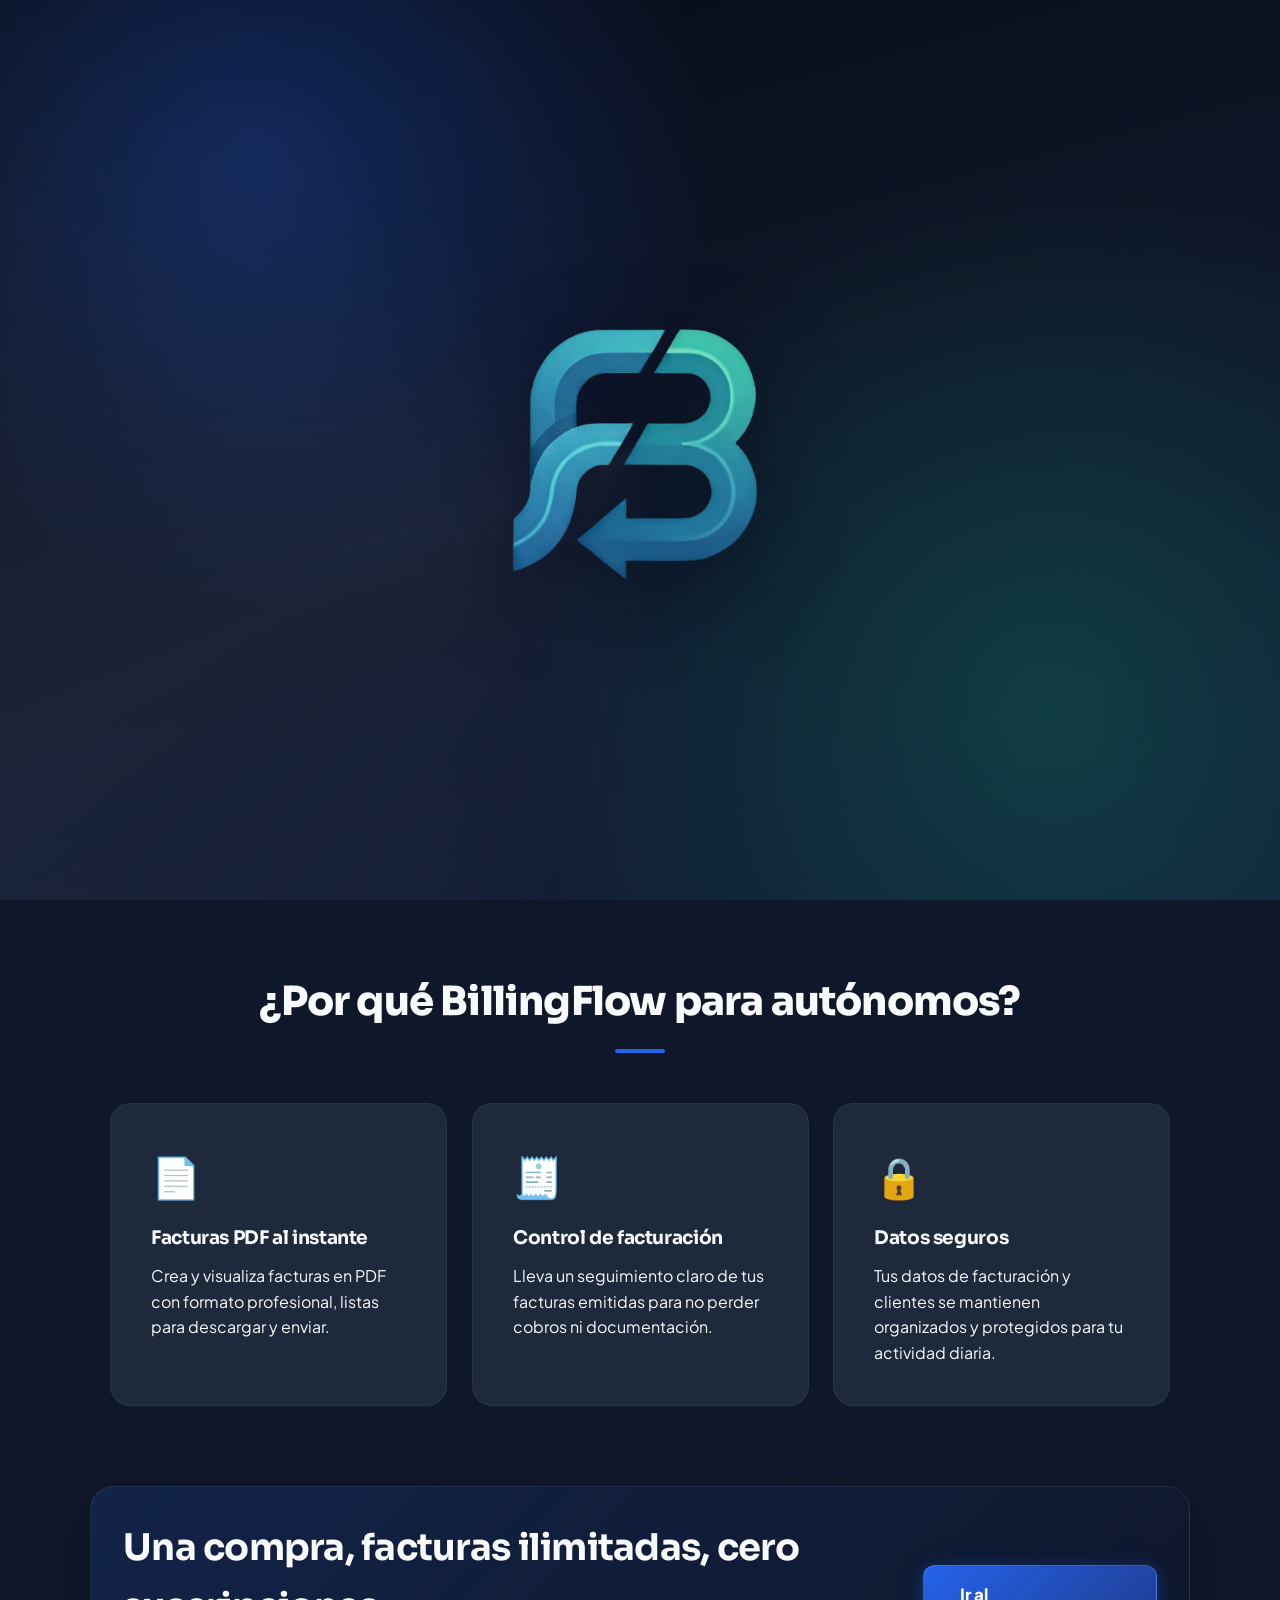
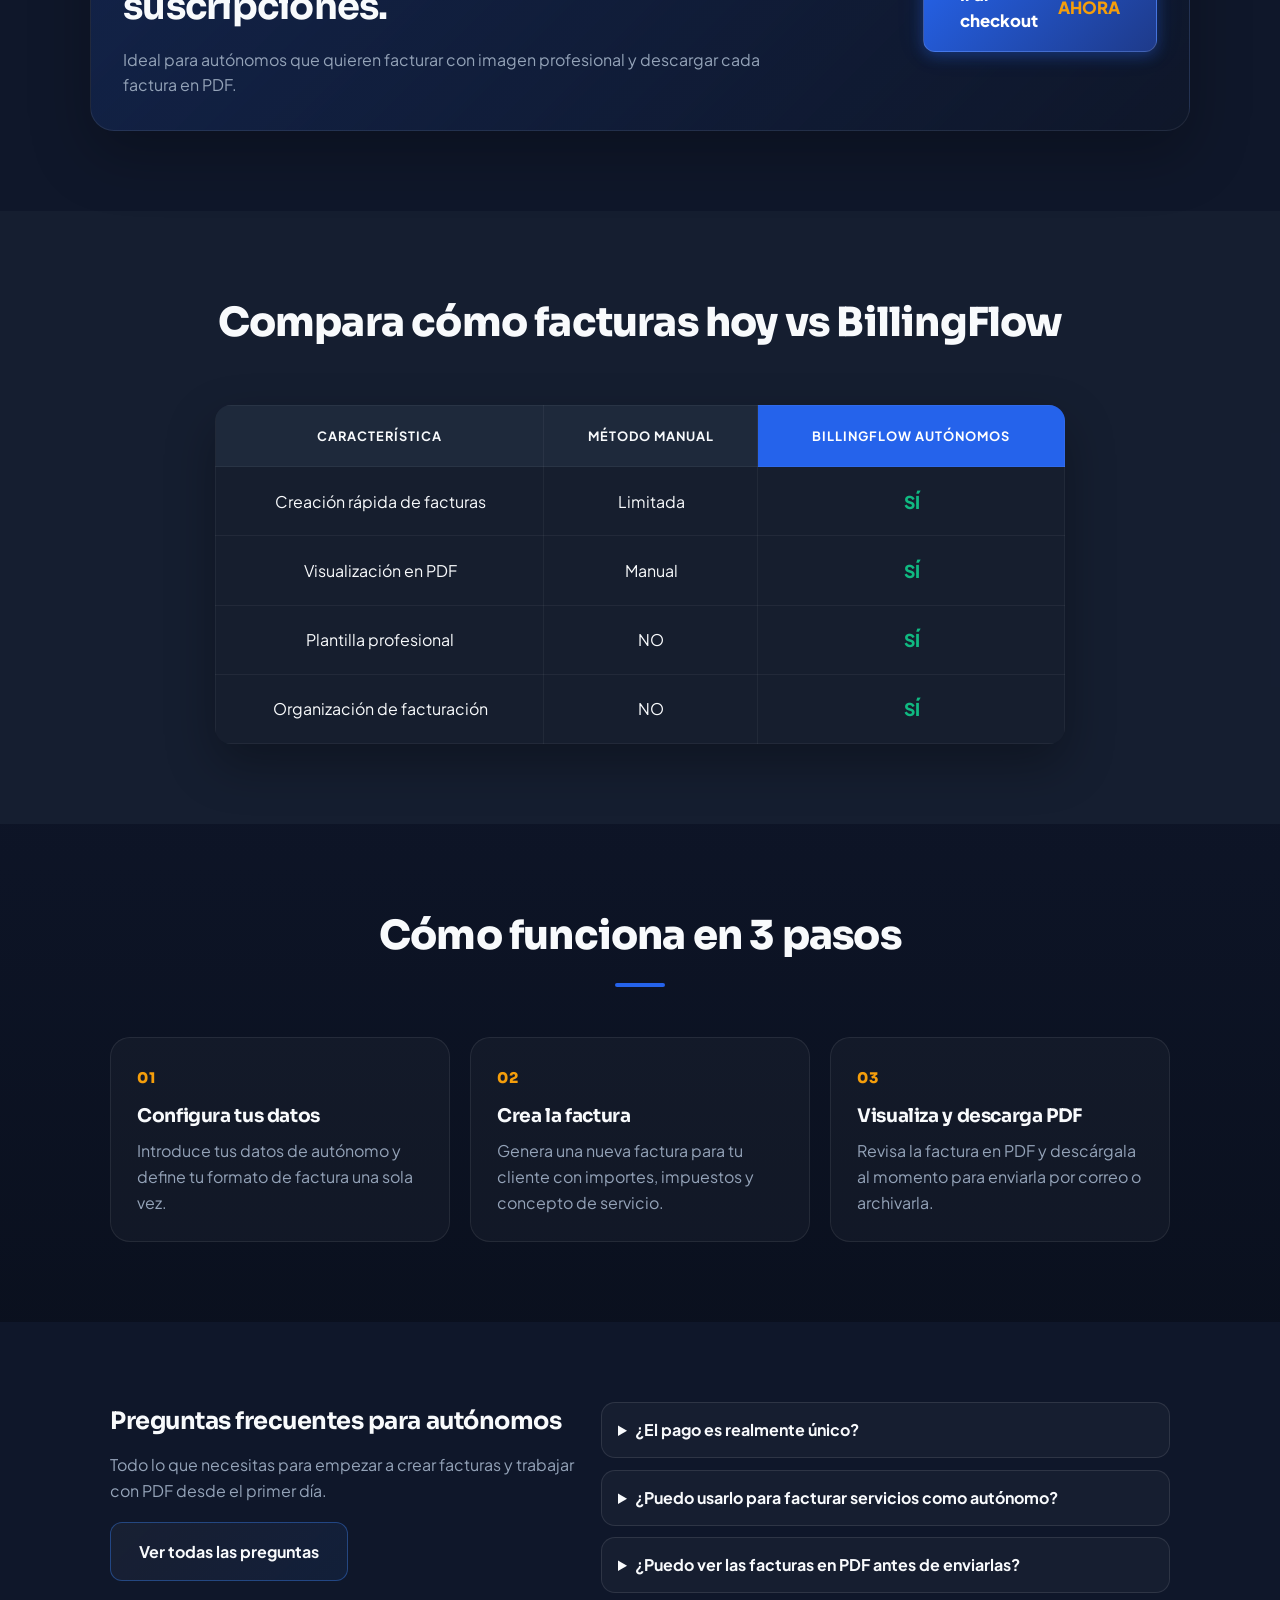
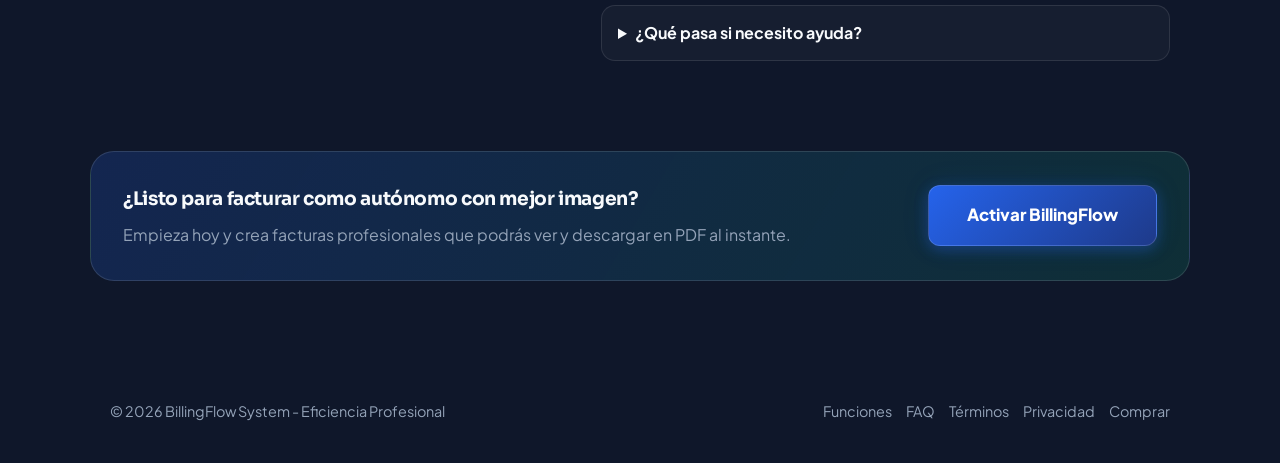
<file: static/index.html>
<!DOCTYPE html>
<html lang="es">
<head>
    <meta charset="UTF-8">
    <meta name="viewport" content="width=device-width, initial-scale=1.0">
    <title>BillingFlow - Sistema de Facturación Profesional</title>
    <link rel="stylesheet" href="css/style.css">
</head>
<body class="home-page splash-active">

    <div class="splash-screen" id="splash-screen" aria-hidden="true">
        <div class="splash-layer"></div>
        <img src="img/logo.png" alt="BillingFlow" class="splash-logo">
    </div>

    <nav class="navbar">
        <a href="index.html" class="logo-link">
            <img src="img/logo.png" alt="BillingFlow Logo" class="logo-img">
        </a>
        <div class="nav-links">
            <a href="login.html" class="btn-login-subtle">Iniciar sesión</a>
            <a href="checkout.html" class="btn-nav">Comprar App</a>
        </div>
    </nav>

    <header class="hero">
        <div class="container hero-layout">
            <div class="hero-copy">
                <span class="hero-eyebrow">Facturación moderna para autónomos</span>
                <h1>Crea facturas en minutos y míralas en PDF</h1>
                <p>BillingFlow ayuda a autónomos a emitir facturas profesionales, guardarlas en PDF y tener sus cobros organizados desde una sola herramienta.</p>

                <div class="hero-actions">
                    <a href="checkout.html" class="btn-large">
                        Comprar ahora <span class="highlight-text">DE POR VIDA</span>
                    </a>
                    <a href="#features" class="btn-secondary">Ver funcionalidades</a>
                </div>

                <div class="hero-badges" aria-label="Tecnologías principales">
                    <span>Autónomos</span>
                    <span>Stripe</span>
                    <span>PDF</span>
                    <span>Facturas</span>
                    <span>Control total</span>
                </div>

                <div class="hero-stats">
                    <div>
                        <strong>1</strong>
                        <span>pago único</span>
                    </div>
                    <div>
                        <strong>100%</strong>
                        <span>control local</span>
                    </div>
                    <div>
                        <strong>24/7</strong>
                        <span>automatización</span>
                    </div>
                </div>
            </div>

            <div class="hero-visual" aria-hidden="true">
                <div class="visual-card visual-card-main">
                    <div class="visual-card-header">
                        <span>BillingFlow</span>
                        <span class="pill-success">Activo</span>
                    </div>
                    <div class="visual-metric">
                        <strong>€10</strong>
                        <span>licencia vitalicia</span>
                    </div>
                    <div class="visual-bars">
                        <span></span>
                        <span></span>
                        <span></span>
                    </div>
                </div>

                <div class="visual-card visual-card-side">
                    <span class="visual-label">Última factura</span>
                    <strong>PDF generado</strong>
                    <p>Factura lista para enviar al cliente en segundos.</p>
                </div>
            </div>
        </div>
    </header>

    <section class="features-section" id="features">
        <div class="container">
            <div class="section-title">
                <h2>¿Por qué BillingFlow para autónomos?</h2>
                <div class="underline"></div>
            </div>

            <div class="features-grid">
                <div class="feature-card">
                    <div class="feature-icon">📄</div>
                    <h3>Facturas PDF al instante</h3>
                    <p>Crea y visualiza facturas en PDF con formato profesional, listas para descargar y enviar.</p>
                </div>
                <div class="feature-card">
                    <div class="feature-icon">🧾</div>
                    <h3>Control de facturación</h3>
                    <p>Lleva un seguimiento claro de tus facturas emitidas para no perder cobros ni documentación.</p>
                </div>
                <div class="feature-card">
                    <div class="feature-icon">🔒</div>
                    <h3>Datos seguros</h3>
                    <p>Tus datos de facturación y clientes se mantienen organizados y protegidos para tu actividad diaria.</p>
                </div>
            </div>
        </div>
    </section>

    <section class="cta-section">
        <div class="container cta-panel">
            <div>
                <h2>Una compra, facturas ilimitadas, cero suscripciones.</h2>
                <p>Ideal para autónomos que quieren facturar con imagen profesional y descargar cada factura en PDF.</p>
            </div>
            <a href="checkout.html" class="btn-large">Ir al checkout <span class="highlight-text">ahora</span></a>
        </div>
    </section>

    <section class="comparison-section">
        <div class="container">
            <div class="section-title">
                <h2>Compara cómo facturas hoy vs BillingFlow</h2>
            </div>

            <table class="comparison-table">
                <thead>
                    <tr>
                        <th>Característica</th>
                        <th>Método manual</th>
                        <th class="highlight">BillingFlow Autónomos</th>
                    </tr>
                </thead>
                <tbody>
                    <tr>
                        <td>Creación rápida de facturas</td>
                        <td>Limitada</td>
                        <td class="check">SÍ</td>
                    </tr>
                    <tr>
                        <td>Visualización en PDF</td>
                        <td>Manual</td>
                        <td class="check">SÍ</td>
                    </tr>
                    <tr>
                        <td>Plantilla profesional</td>
                        <td>NO</td>
                        <td class="check">SÍ</td>
                    </tr>
                    <tr>
                        <td>Organización de facturación</td>
                        <td>NO</td>
                        <td class="check">SÍ</td>
                    </tr>
                </tbody>
            </table>
        </div>
    </section>

    <section class="workflow-section">
        <div class="container">
            <div class="section-title">
                <h2>Cómo funciona en 3 pasos</h2>
                <div class="underline"></div>
            </div>

            <div class="workflow-grid">
                <article class="workflow-step">
                    <span class="step-number">01</span>
                    <h3>Configura tus datos</h3>
                    <p>Introduce tus datos de autónomo y define tu formato de factura una sola vez.</p>
                </article>
                <article class="workflow-step">
                    <span class="step-number">02</span>
                    <h3>Crea la factura</h3>
                    <p>Genera una nueva factura para tu cliente con importes, impuestos y concepto de servicio.</p>
                </article>
                <article class="workflow-step">
                    <span class="step-number">03</span>
                    <h3>Visualiza y descarga PDF</h3>
                    <p>Revisa la factura en PDF y descárgala al momento para enviarla por correo o archivarla.</p>
                </article>
            </div>
        </div>
    </section>

    <section class="faq-section" id="faq">
        <div class="container faq-layout">
            <div class="faq-intro">
                <h2>Preguntas frecuentes para autónomos</h2>
                <p>Todo lo que necesitas para empezar a crear facturas y trabajar con PDF desde el primer día.</p>
                <a href="faq.html" class="btn-secondary">Ver todas las preguntas</a>
            </div>

            <div class="faq-list">
                <details>
                    <summary>¿El pago es realmente único?</summary>
                    <p>Sí. Pagas una sola vez y obtienes acceso permanente a la versión actual de BillingFlow.</p>
                </details>
                <details>
                    <summary>¿Puedo usarlo para facturar servicios como autónomo?</summary>
                    <p>Sí. Está pensado para profesionales que facturan servicios y necesitan un proceso rápido y ordenado.</p>
                </details>
                <details>
                    <summary>¿Puedo ver las facturas en PDF antes de enviarlas?</summary>
                    <p>Sí. Puedes previsualizar cada factura en PDF y descargarla cuando esté lista.</p>
                </details>
                <details>
                    <summary>¿Qué pasa si necesito ayuda?</summary>
                    <p>Incluimos soporte por correo para ayudarte en la puesta en marcha y resolver dudas de integración.</p>
                </details>
            </div>
        </div>
    </section>

    <section class="contact-strip">
        <div class="container contact-strip-inner">
            <div>
                <h3>¿Listo para facturar como autónomo con mejor imagen?</h3>
                <p>Empieza hoy y crea facturas profesionales que podrás ver y descargar en PDF al instante.</p>
            </div>
            <a href="checkout.html" class="btn-large">Activar BillingFlow</a>
        </div>
    </section>

    <footer class="main-footer">
        <div class="container footer-layout">
            <p>&copy; 2026 BillingFlow System - Eficiencia Profesional</p>
            <div class="footer-links">
                <a href="#features">Funciones</a>
                <a href="faq.html">FAQ</a>
                <a href="terms.html">Términos</a>
                <a href="privacy.html">Privacidad</a>
                <a href="checkout.html">Comprar</a>
            </div>
        </div>
    </footer>

    <script>
        (function () {
            const body = document.body;
            const splash = document.getElementById('splash-screen');
            const reduceMotion = window.matchMedia('(prefers-reduced-motion: reduce)').matches;
            const splashDuration = reduceMotion ? 900 : 2300;
            const splashFadeDuration = reduceMotion ? 320 : 760;
            const splashKey = 'billingflow_splash_shown';

            const enableMainPage = () => {
                body.classList.remove('splash-active');
                body.classList.add('page-ready');
            };

            const splashAlreadySeen = sessionStorage.getItem(splashKey);

            if (splash && !splashAlreadySeen) {
                sessionStorage.setItem(splashKey, '1');
                setTimeout(() => {
                    splash.classList.add('fade-out');
                    enableMainPage();

                    setTimeout(() => {
                        splash.remove();
                    }, splashFadeDuration + 80);
                }, splashDuration);
            } else {
                if (splash) splash.remove();
                enableMainPage();
            }

            const revealGroups = [
                { container: '.features-grid', items: '.feature-card', step: 120 },
                { container: '.comparison-table tbody', items: 'tr', step: 90 },
                { container: '.workflow-grid', items: '.workflow-step', step: 130 },
                { container: '.faq-list', items: 'details', step: 85 }
            ];

            const singles = ['.section-title', '.cta-panel', '.faq-intro', '.contact-strip-inner'];

            revealGroups.forEach(({ container, items, step }) => {
                document.querySelectorAll(container).forEach((group) => {
                    group.querySelectorAll(items).forEach((el, index) => {
                        el.classList.add('js-reveal');
                        el.style.setProperty('--reveal-delay', (index * step) + 'ms');
                    });
                });
            });

            singles.forEach((selector, idx) => {
                document.querySelectorAll(selector).forEach((el) => {
                    el.classList.add('js-reveal');
                    el.style.setProperty('--reveal-delay', ((idx % 3) * 90) + 'ms');
                });
            });

            const observer = new IntersectionObserver((entries) => {
                entries.forEach((entry) => {
                    if (entry.isIntersecting) {
                        entry.target.classList.add('in-view');
                        observer.unobserve(entry.target);
                    }
                });
            }, {
                threshold: 0.18,
                rootMargin: '0px 0px -8% 0px'
            });

            document.querySelectorAll('.js-reveal').forEach((el) => observer.observe(el));
        })();
    </script>

</body>
</html>
</file>
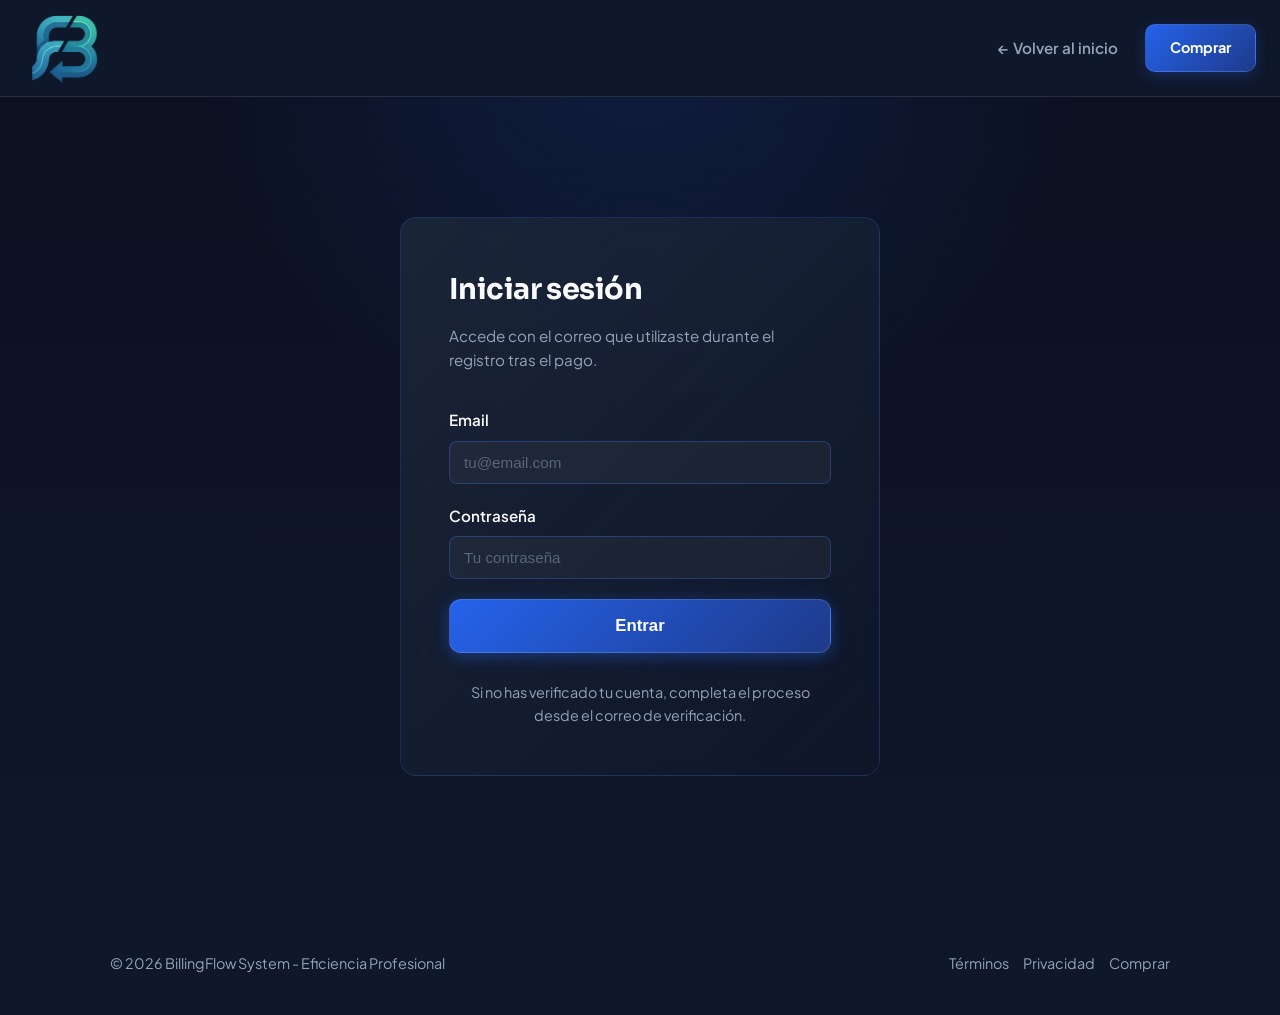
<file: static/app.html>
<!DOCTYPE html>
<html lang="es">
<head>
    <meta charset="UTF-8">
    <meta name="viewport" content="width=device-width, initial-scale=1.0">
    <title>BillingFlow — App</title>
    <link rel="stylesheet" href="css/style.css">
</head>
<body class="app-page">

    
    <header class="app-topbar">
        <a href="app.html" class="logo-link app-logo">
            <img src="img/logo.png" alt="BillingFlow" class="logo-img">
        </a>
        <div class="app-topbar-right">
            <span class="app-user-badge" id="topbarUserName">…</span>
            <button class="app-logout-btn" id="logoutBtn">Cerrar sesión</button>
        </div>
    </header>

    <div class="app-shell">

        
        <aside class="app-sidebar" id="appSidebar">
            <nav class="app-nav">
                <button class="app-nav-item active" data-view="dashboard">
                    <span class="app-nav-icon">&#9956;</span>
                    <span>Inicio</span>
                </button>
                <button class="app-nav-item" data-view="nueva-factura">
                    <span class="app-nav-icon">&#43;</span>
                    <span>Nueva Factura</span>
                </button>
                <button class="app-nav-item" data-view="mis-facturas">
                    <span class="app-nav-icon">&#128196;</span>
                    <span>Mis Facturas</span>
                </button>
                <button class="app-nav-item" data-view="clientes">
                    <span class="app-nav-icon">&#128100;</span>
                    <span>Clientes</span>
                </button>
                <button class="app-nav-item" data-view="perfil">
                    <span class="app-nav-icon">&#9881;</span>
                    <span>Perfil</span>
                </button>
                <button class="app-nav-item app-nav-admin" data-view="admin" id="adminNavBtn" style="display:none">
                    <span class="app-nav-icon">&#128737;</span>
                    <span>Admin</span>
                </button>
            </nav>
        </aside>

        
        <main class="app-main" id="appMain">

            
            <section class="app-view" id="view-dashboard">
                <div class="app-view-header">
                    <div>
                        <h1 id="dashboardWelcome">Bienvenido</h1>
                        <p class="app-view-subtitle">Aquí tienes un resumen de tu actividad</p>
                    </div>
                    <button class="btn-large app-btn-new" data-view="nueva-factura">
                        + Nueva Factura
                    </button>
                </div>

                <div class="app-stats-grid">
                    <div class="app-stat-card">
                        <span class="app-stat-label">Total facturas</span>
                        <strong class="app-stat-value" id="statTotal">0</strong>
                    </div>
                    <div class="app-stat-card accent-green">
                        <span class="app-stat-label">Ingresos totales</span>
                        <strong class="app-stat-value" id="statRevenue">€0,00</strong>
                    </div>
                    <div class="app-stat-card accent-yellow">
                        <span class="app-stat-label">Pendientes de cobro</span>
                        <strong class="app-stat-value" id="statPending">0</strong>
                    </div>
                    <div class="app-stat-card accent-blue">
                        <span class="app-stat-label">Este mes</span>
                        <strong class="app-stat-value" id="statThisMonth">0</strong>
                    </div>
                </div>

                <div class="app-card">
                    <div class="app-card-header">
                        <h2>Últimas facturas</h2>
                        <button class="app-link" data-view="mis-facturas">Ver todas →</button>
                    </div>
                    <div id="dashboardInvoiceList">
                        <div class="app-empty-state">
                            <div class="app-empty-icon">📄</div>
                            <p>Aún no has creado ninguna factura</p>
                            <button class="btn-large app-btn-new" data-view="nueva-factura">Crear primera factura</button>
                        </div>
                    </div>
                </div>
            </section>

            
            <section class="app-view" id="view-nueva-factura" style="display:none">
                <div class="app-view-header">
                    <div>
                        <h1>Nueva Factura</h1>
                        <p class="app-view-subtitle">Rellena los datos para generar tu factura en PDF</p>
                    </div>
                </div>

                <form class="app-invoice-form" id="invoiceForm" novalidate>
                    <div class="app-card">
                        <h3 class="app-card-title">Campos compatibles con Invoice Service</h3>
                        <div class="app-form-row">
                            <div class="app-field">
                                <label>Número de factura</label>
                                <input type="text" id="facturaNumero" placeholder="FAC-2026-001" required>
                            </div>
                            <div class="app-field">
                                <label>Cliente (cliente) *</label>
                                <input type="text" id="invoiceCliente" placeholder="Nombre del cliente" maxlength="50" title="Máximo 50 caracteres" required>
                                <small class="app-field-note">Máximo 50 caracteres</small>
                            </div>
                        </div>

                        <div class="app-form-row">
                            <div class="app-field">
                                <label>Fecha de emisión (fechaEmision) *</label>
                                <input type="date" id="invoiceFechaEmision" required>
                            </div>
                            <div class="app-field">
                                <label>Base Imponible (Sin impuestos) * <span title="Solo números">💾</span></label>
                                <input type="text" id="invoiceMontoBase" placeholder="0.00" pattern="^-?[0-9]+(\.[0-9]{1,2})?$" title="Números negativos o positivos con hasta 2 decimales" inputmode="decimal" required>
                            </div>
                        </div>

                        <div class="app-form-row">
                            <div class="app-field">
                                <label>IVA %</label>
                                <select id="invoiceIvaPercent">
                                    <option value="21">21%</option>
                                    <option value="10">10%</option>
                                    <option value="4">4%</option>
                                    <option value="0">0%</option>
                                </select>
                            </div>
                            <div class="app-field">
                                <label>IVA (iva)</label>
                                <input type="number" id="invoiceIva" step="0.01" readonly>
                            </div>
                        </div>

                        <div class="app-form-row">
                            <div class="app-field">
                                <label>IRPF %</label>
                                <select id="invoiceIrpfPercent">
                                    <option value="15">15%</option>
                                    <option value="7">7%</option>
                                    <option value="0" selected>0%</option>
                                </select>
                            </div>
                            <div class="app-field">
                                <label>Retención (irpf)</label>
                                <input type="number" id="invoiceIrpf" step="0.01" readonly>
                            </div>
                        </div>
                        
                        <div class="app-field">
                            <label>Total (total)</label>
                            <input type="number" id="invoiceTotal" step="0.01" readonly>
                        </div>
                    </div>

                    <div class="app-invoice-actions">
                        <div class="app-coming-soon-notice" id="comingSoonNotice">
                            <span>✅</span>
                            <span>Factura conectada al <strong>Invoice Service</strong>. Los campos enviados son: cliente, montoBase, iva, irpf, total, fechaEmision.</span>
                        </div>
                        <button type="submit" class="btn-large" id="generateBtn">
                            Generar PDF
                        </button>
                        <button type="button" class="btn-secondary" id="saveBtn">
                            Guardar borrador
                        </button>
                    </div>
                </form>
            </section>

            
            <section class="app-view" id="view-mis-facturas" style="display:none">
                <div class="app-view-header">
                    <div>
                        <h1>Mis Facturas</h1>
                        <p class="app-view-subtitle">Historial de todas tus facturas</p>
                    </div>
                    <button class="btn-large app-btn-new" data-view="nueva-factura">
                        + Nueva Factura
                    </button>
                </div>

                <div class="app-card">
                    <div class="app-toolbar">
                        <input class="app-search" type="text" id="invoiceSearch" placeholder="Buscar por cliente, número…">
                        <select class="app-filter-select" id="invoiceFilter">
                            <option value="all">Todas</option>
                            <option value="paid">Pagadas</option>
                            <option value="pending">Pendientes</option>
                            <option value="draft">Borradores</option>
                        </select>
                    </div>

                    <div id="invoiceTableWrapper">
                        <div class="app-empty-state">
                            <div class="app-empty-icon">📋</div>
                            <p>No hay facturas aún</p>
                            <button class="btn-large app-btn-new" data-view="nueva-factura">Crear primera factura</button>
                        </div>
                    </div>
                </div>
            </section>

            
            <section class="app-view" id="view-clientes" style="display:none">
                <div class="app-view-header">
                    <div>
                        <h1>Clientes</h1>
                        <p class="app-view-subtitle">Gestiona tu cartera de clientes</p>
                    </div>
                </div>

                <div class="app-card-clientes">
                    <div class="app-empty-state">
                        <div class="app-empty-icon">👥</div>
                        <p>Aún no tienes clientes guardados</p>
                        <span class="app-coming-soon-tag">Próximamente</span>
                    </div>
                </div>
            </section>

            
            <section class="app-view" id="view-perfil" style="display:none">
                <div class="app-view-header">
                    <div>
                        <h1>Mi Perfil</h1>
                        <p class="app-view-subtitle">Datos de tu cuenta BillingFlow</p>
                    </div>
                </div>

                <div class="app-profile-grid">
                    <div class="app-card app-profile-card">
                        <div class="app-profile-avatar" id="profileAvatar">?</div>
                        <h2 id="profileName">—</h2>
                        <span class="app-role-badge" id="profileRole">USER</span>
                        <p class="app-profile-email" id="profileEmail">—</p>
                    </div>

                    <div class="app-card">
                        <h3 class="app-card-title">Información de la cuenta</h3>
                        <div class="app-profile-info-list">
                            <div class="app-profile-info-row">
                                <span class="app-profile-info-label">ID de usuario</span>
                                <span id="profileId">—</span>
                            </div>
                            <div class="app-profile-info-row">
                                <span class="app-profile-info-label">Email</span>
                                <span id="profileEmail2">—</span>
                            </div>
                            <div class="app-profile-info-row">
                                <span class="app-profile-info-label">Nombre</span>
                                <span id="profileFullName">—</span>
                            </div>
                            <div class="app-profile-info-row">
                                <span class="app-profile-info-label">Rol</span>
                                <span id="profileRole2">—</span>
                            </div>
                            <div class="app-profile-info-row">
                                <span class="app-profile-info-label">Estado</span>
                                <span class="pill-success">Verificado ✓</span>
                            </div>
                        </div>

                        <div class="app-profile-actions">
                            <button class="btn-secondary" id="profileLogoutBtn">Cerrar sesión</button>
                        </div>
                    </div>
                </div>
            </section>

            
            <section class="app-view" id="view-admin" style="display:none">
                <div class="app-view-header">
                    <div>
                        <h1>Panel de Administración</h1>
                        <p class="app-view-subtitle">Gestión completa de usuarios registrados</p>
                    </div>
                    <button class="btn-large" id="adminRefreshBtn">&#8635; Actualizar</button>
                </div>

                <div class="app-stats-grid" id="adminStatsGrid">
                    <div class="app-stat-card">
                        <span class="app-stat-label">Total usuarios</span>
                        <strong class="app-stat-value" id="adminStatTotal">—</strong>
                    </div>
                    <div class="app-stat-card accent-green">
                        <span class="app-stat-label">Verificados</span>
                        <strong class="app-stat-value" id="adminStatEnabled">—</strong>
                    </div>
                    <div class="app-stat-card accent-yellow">
                        <span class="app-stat-label">Sin verificar</span>
                        <strong class="app-stat-value" id="adminStatDisabled">—</strong>
                    </div>
                    <div class="app-stat-card accent-blue">
                        <span class="app-stat-label">Administradores</span>
                        <strong class="app-stat-value" id="adminStatAdmins">—</strong>
                    </div>
                </div>

                <div class="app-card">
                    <div class="app-toolbar">
                        <input class="app-search" type="text" id="adminSearch" placeholder="Buscar por nombre, email…">
                        <select class="app-filter-select" id="adminFilter">
                            <option value="all">Todos</option>
                            <option value="enabled">Verificados</option>
                            <option value="disabled">Sin verificar</option>
                            <option value="admin">Administradores</option>
                        </select>
                    </div>

                    <div id="adminTableWrapper">
                        <div class="app-empty-state">
                            <div class="app-empty-icon">⏳</div>
                            <p>Cargando usuarios…</p>
                        </div>
                    </div>
                </div>

                
                <div class="admin-modal-overlay" id="adminModalOverlay" style="display:none">
                    <div class="admin-modal">
                        <div class="admin-modal-header">
                            <h3>Editar usuario</h3>
                            <button class="app-icon-btn" id="adminModalClose">✕</button>
                        </div>
                        <div class="admin-modal-body">
                            <input type="hidden" id="editUserId">
                            <div class="app-form-row">
                                <div class="app-field">
                                    <label>Nombre</label>
                                    <input type="text" id="editFirstName" placeholder="Nombre">
                                </div>
                                <div class="app-field">
                                    <label>Apellidos</label>
                                    <input type="text" id="editLastName" placeholder="Apellidos">
                                </div>
                            </div>
                            <div class="app-field">
                                <label>Email</label>
                                <input type="email" id="editEmail" placeholder="email@ejemplo.com">
                            </div>
                            <div class="app-form-row">
                                <div class="app-field">
                                    <label>Rol</label>
                                    <select id="editRole">
                                        <option value="USER">USER</option>
                                        <option value="ADMIN">ADMIN</option>
                                    </select>
                                </div>
                                <div class="app-field">
                                    <label>Estado</label>
                                    <select id="editEnabled">
                                        <option value="true">Verificado</option>
                                        <option value="false">Sin verificar</option>
                                    </select>
                                </div>
                            </div>
                        </div>
                        <div class="admin-modal-footer">
                            <button class="btn-secondary" id="adminModalCancel">Cancelar</button>
                            <button class="btn-large" id="adminModalSave">Guardar cambios</button>
                        </div>
                    </div>
                </div>
            </section>

        </main>
    </div>

    
    <div class="app-toast" id="appToast" aria-live="polite"></div>

    <script src="js/app.js"></script>
</body>
</html>
</file>
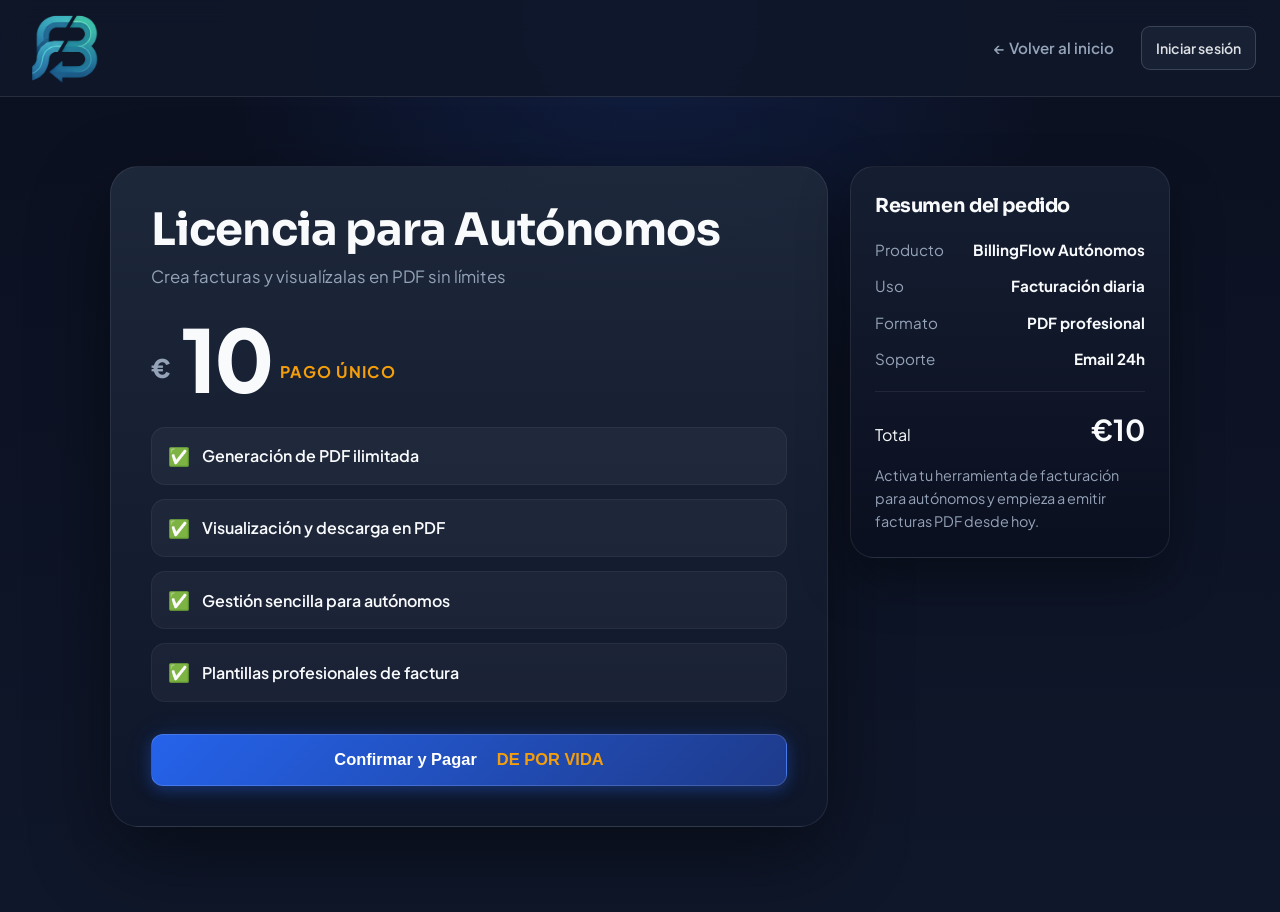
<file: static/checkout.html>
<!DOCTYPE html>
<html lang="es">
<head>
    <meta charset="UTF-8">
    <meta name="viewport" content="width=device-width, initial-scale=1.0">
    <title>BillingFlow - Finalizar Compra</title>
    <link rel="stylesheet" href="css/style.css">
</head>
<body class="checkout-page">

    <nav class="navbar">
        <a href="index.html" class="logo-link">
            <img src="img/logo.png" alt="BillingFlow Logo" class="logo-img">
        </a>
        <div class="nav-links">
            <a href="index.html" class="back-link">← Volver al inicio</a>
            <a href="login.html" class="btn-login-subtle">Iniciar sesión</a>
        </div>
    </nav>

    <main class="container-checkout">
        <p id="mensaje-status" class="status-msg" style="display: none;"></p>
        <div class="checkout-layout">
            <div class="checkout-card">
                <div class="checkout-header">
                    <h2>Licencia para Autónomos</h2>
                    <p>Crea facturas y visualízalas en PDF sin límites</p>
                </div>

                <div class="checkout-price">
                    <span class="currency">€</span>
                    <span class="amount">10</span>
                    <span class="period">pago único</span>
                </div>

                <ul class="checkout-features">
                    <li>
                        <span class="icon-check">✅</span>
                        <span class="feature-text">Generación de PDF ilimitada</span>
                    </li>
                    <li>
                        <span class="icon-check">✅</span>
                        <span class="feature-text">Visualización y descarga en PDF</span>
                    </li>
                    <li>
                        <span class="icon-check">✅</span>
                        <span class="feature-text">Gestión sencilla para autónomos</span>
                    </li>
                    <li>
                        <span class="icon-check">✅</span>
                        <span class="feature-text">Plantillas profesionales de factura</span>
                    </li>
                </ul>

                <button id="btn-comprar" class="btn-large">
                    Confirmar y Pagar <span class="highlight-text">DE POR VIDA</span>
                </button>

            </div>

            <aside class="order-summary" aria-label="Resumen de compra">
                <h3>Resumen del pedido</h3>
                <ul>
                    <li><span>Producto</span><strong>BillingFlow Autónomos</strong></li>
                    <li><span>Uso</span><strong>Facturación diaria</strong></li>
                    <li><span>Formato</span><strong>PDF profesional</strong></li>
                    <li><span>Soporte</span><strong>Email 24h</strong></li>
                </ul>
                <div class="summary-total">
                    <span>Total</span>
                    <strong>€10</strong>
                </div>
                <p class="summary-note">Activa tu herramienta de facturación para autónomos y empieza a emitir facturas PDF desde hoy.</p>
            </aside>
        </div>
    </main>

    <script src="js/payments.js"></script>
</body>
</html>
</file>
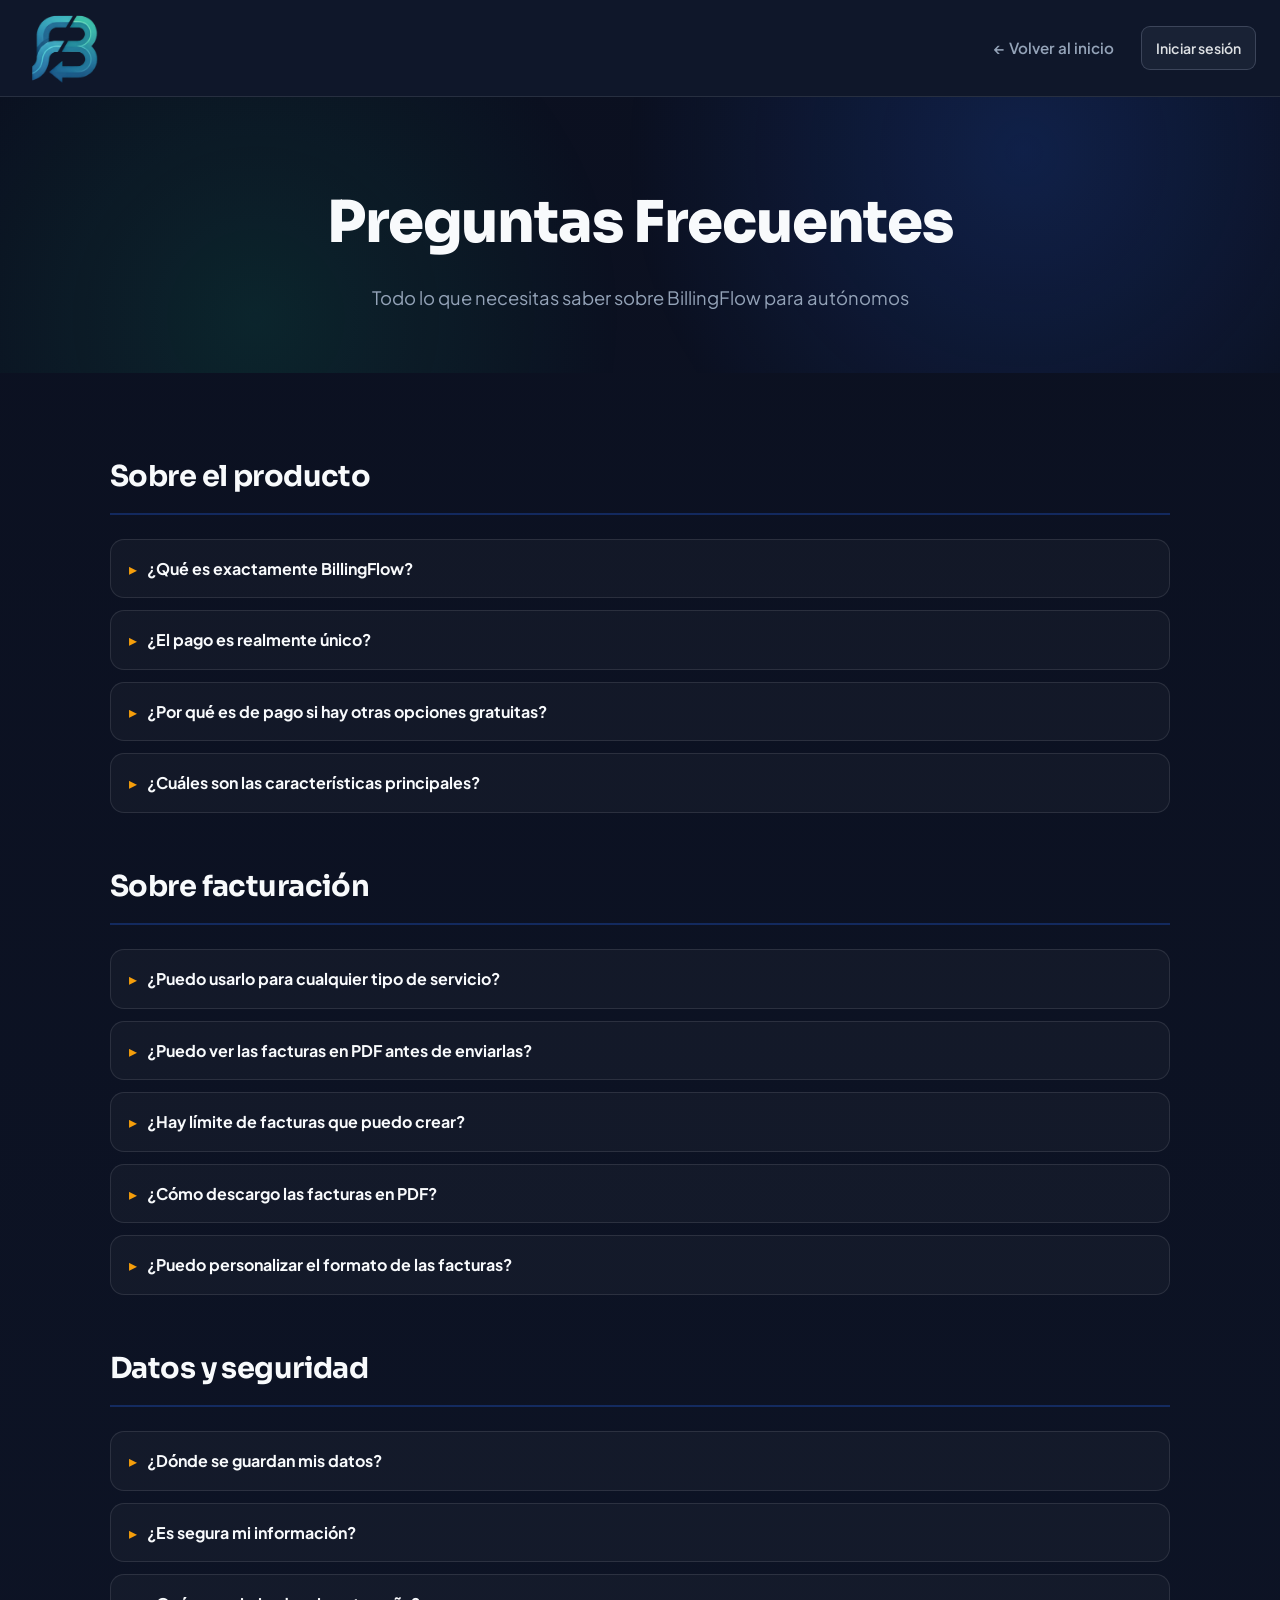
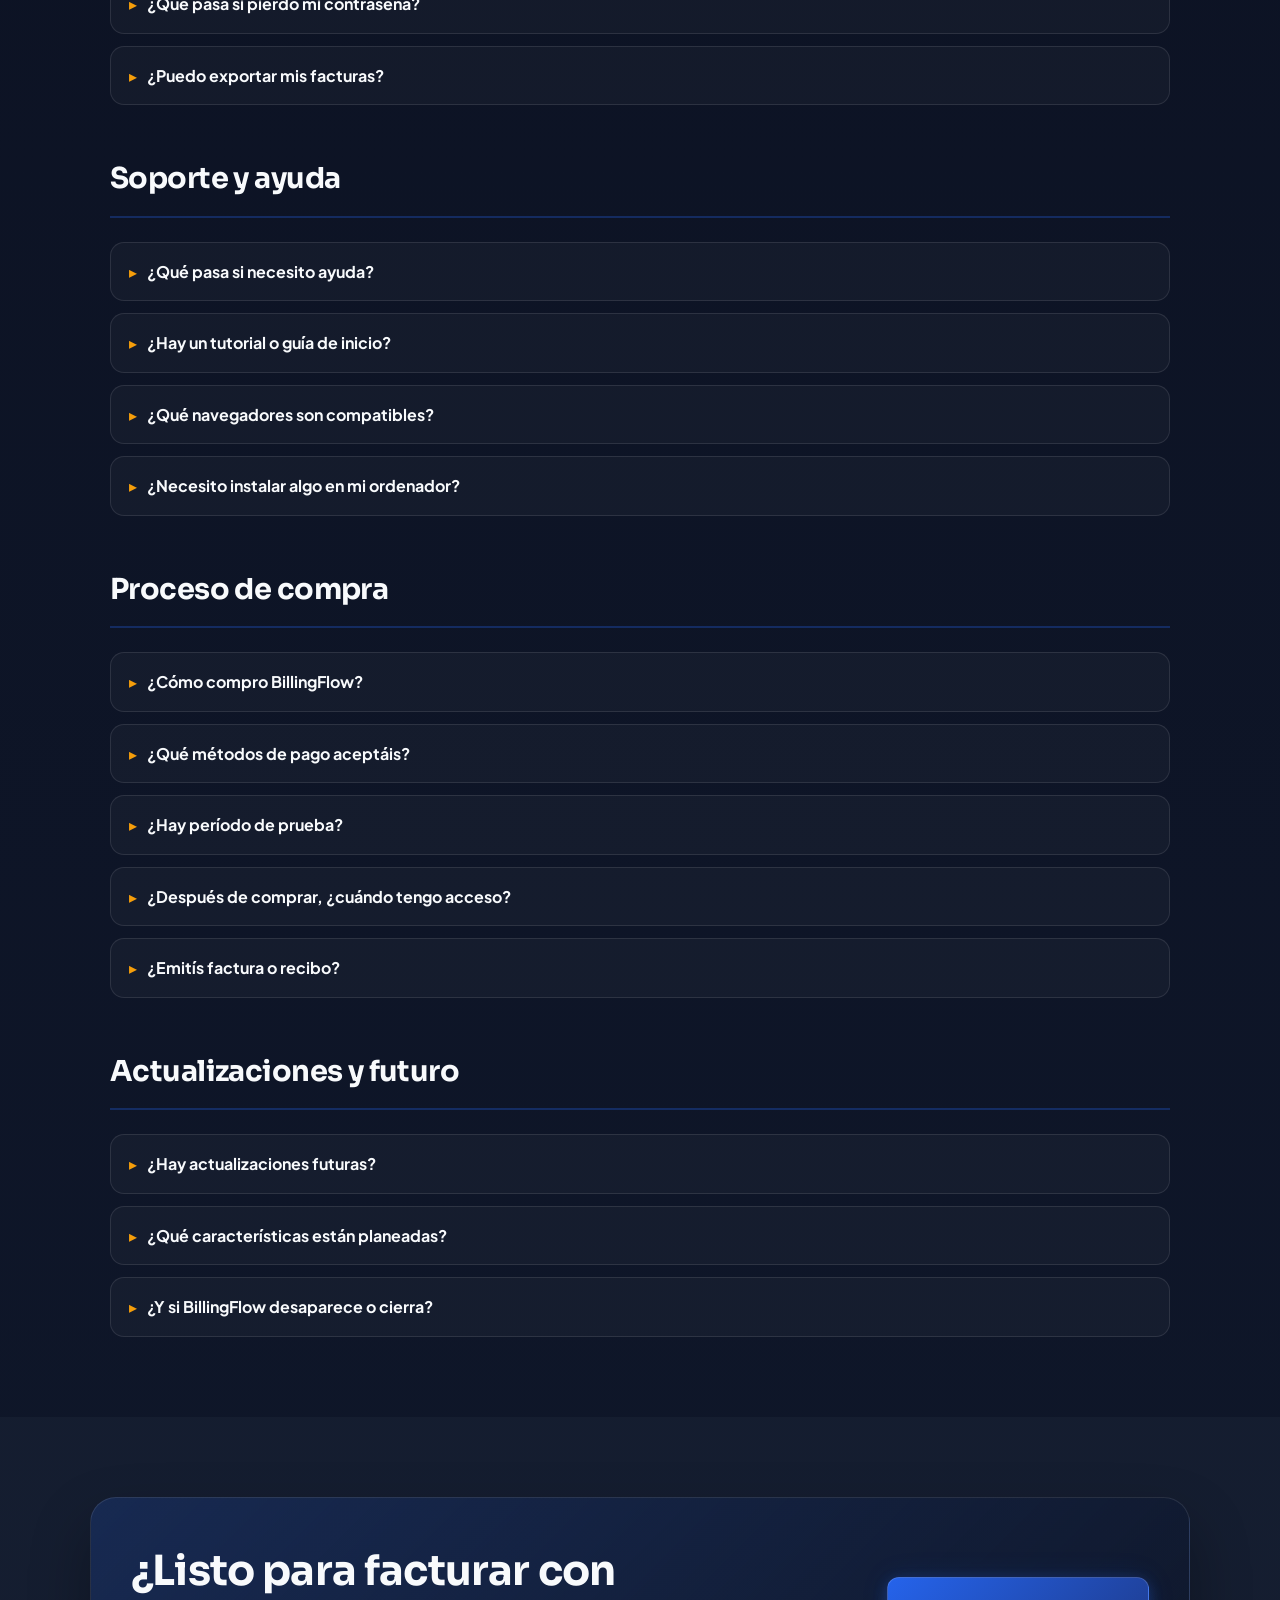
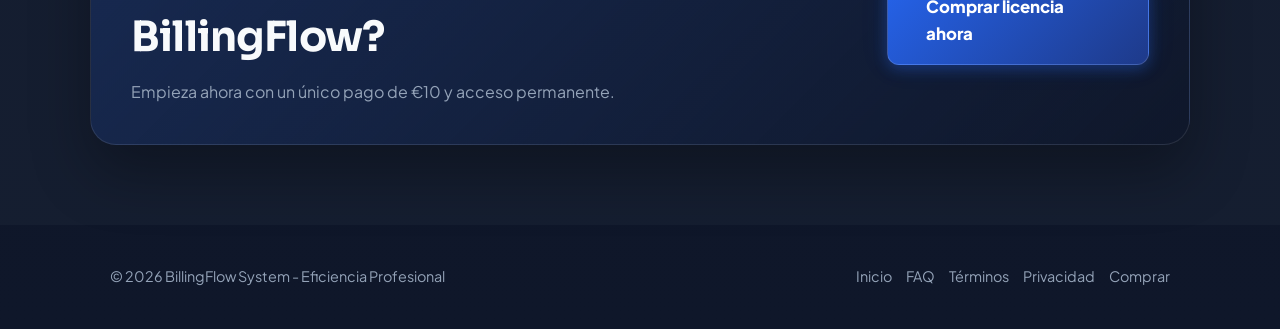
<file: static/faq.html>
<!DOCTYPE html>
<html lang="es">
<head>
    <meta charset="UTF-8">
    <meta name="viewport" content="width=device-width, initial-scale=1.0">
    <title>BillingFlow - Preguntas Frecuentes</title>
    <link rel="stylesheet" href="css/style.css">
</head>
<body class="faq-page">

    <nav class="navbar">
        <a href="index.html" class="logo-link">
            <img src="img/logo.png" alt="BillingFlow Logo" class="logo-img">
        </a>
        <div class="nav-links">
            <a href="index.html" class="back-link">← Volver al inicio</a>
            <a href="login.html" class="btn-login-subtle">Iniciar sesión</a>
        </div>
    </nav>

    <main class="faq-main">
        <div class="faq-hero">
            <div class="container">
                <h1>Preguntas Frecuentes</h1>
                <p>Todo lo que necesitas saber sobre BillingFlow para autónomos</p>
            </div>
        </div>

        <section class="faq-content">
            <div class="container">
                <div class="faq-categories">
                    <article class="faq-category">
                        <h2>Sobre el producto</h2>
                        <div class="faq-list">
                            <details>
                                <summary>¿Qué es exactamente BillingFlow?</summary>
                                <p>BillingFlow es una herramienta diseñada para que autónomos creen facturas profesionales en minutos y las descarguen en PDF. Es simple, rápida y no requiere suscripciones mensuales.</p>
                            </details>
                            <details>
                                <summary>¿El pago es realmente único?</summary>
                                <p>Sí. Pagas una sola vez (€10) y obtienes acceso permanente a la versión actual de BillingFlow. No hay suscripciones mensuales ni cuotas recurrentes.</p>
                            </details>
                            <details>
                                <summary>¿Por qué es de pago si hay otras opciones gratuitas?</summary>
                                <p>Porque BillingFlow está optimizado específicamente para autónomos y se enfoca en lo que realmente necesitas: crear facturas profesionales y descargarlas en PDF sin complicaciones. La calidad y la experiencia de uso tienen un valor.</p>
                            </details>
                            <details>
                                <summary>¿Cuáles son las características principales?</summary>
                                <p>Creación rápida de facturas, visualización en PDF antes de enviar, plantillas profesionales, gestión centralizada de facturas, datos seguros y organizados, y control total de tu información.</p>
                            </details>
                        </div>
                    </article>

                    <article class="faq-category">
                        <h2>Sobre facturación</h2>
                        <div class="faq-list">
                            <details>
                                <summary>¿Puedo usarlo para cualquier tipo de servicio?</summary>
                                <p>Sí. BillingFlow está pensado para profesionales y autónomos que facturen servicios: consultores, diseñadores, programadores, agencias, traductores, entrenadores personales, etc.</p>
                            </details>
                            <details>
                                <summary>¿Puedo ver las facturas en PDF antes de enviarlas?</summary>
                                <p>Sí, absolutamente. Puedes previsualizar cada factura en PDF, revisar que todo esté correcto, y descargarla cuando esté lista. Es tu responsabilidad la aprobación antes de enviar.</p>
                            </details>
                            <details>
                                <summary>¿Hay límite de facturas que puedo crear?</summary>
                                <p>No. Puedes crear facturas ilimitadas. Pagas una sola vez y tienes acceso sin restricciones.</p>
                            </details>
                            <details>
                                <summary>¿Cómo descargo las facturas en PDF?</summary>
                                <p>Una vez que crees una factura, aparece un botón de descarga en PDF. Solo tienes que hacer clic y se descarga directamente a tu ordenador.</p>
                            </details>
                            <details>
                                <summary>¿Puedo personalizar el formato de las facturas?</summary>
                                <p>Sí. Puedes definir tus datos como autónomo (nombre, datos de contacto, número de identificación fiscal, etc.) una sola vez y se aplicarán a todas tus facturas.</p>
                            </details>
                        </div>
                    </article>

                    <article class="faq-category">
                        <h2>Datos y seguridad</h2>
                        <div class="faq-list">
                            <details>
                                <summary>¿Dónde se guardan mis datos?</summary>
                                <p>Tus datos se guardan en una base de datos segura. Tu información de facturación y clientes está bajo tu control total y completamente privada.</p>
                            </details>
                            <details>
                                <summary>¿Es segura mi información?</summary>
                                <p>Sí. Utilizamos estándares de seguridad profesionales para proteger tus datos. Tu información es privada y no la compartimos con terceros.</p>
                            </details>
                            <details>
                                <summary>¿Qué pasa si pierdo mi contraseña?</summary>
                                <p>Puedes recuperar tu contraseña a través del correo electrónico asociado a tu cuenta. Es un proceso seguro y rápido.</p>
                            </details>
                            <details>
                                <summary>¿Puedo exportar mis facturas?</summary>
                                <p>Todas tus facturas pueden descargarse en PDF. Tienes control total sobre tus archivos y datos.</p>
                            </details>
                        </div>
                    </article>

                    <article class="faq-category">
                        <h2>Soporte y ayuda</h2>
                        <div class="faq-list">
                            <details>
                                <summary>¿Qué pasa si necesito ayuda?</summary>
                                <p>Incluimos soporte por correo para ayudarte en la puesta en marcha y resolver dudas sobre el uso de BillingFlow. Te responderemos en menos de 24 horas.</p>
                            </details>
                            <details>
                                <summary>¿Hay un tutorial o guía de inicio?</summary>
                                <p>Sí. Cuando compres, recibirás un email con instrucciones claras para empezar a usar BillingFlow desde el primer momento.</p>
                            </details>
                            <details>
                                <summary>¿Qué navegadores son compatibles?</summary>
                                <p>BillingFlow funciona en todos los navegadores modernos: Chrome, Firefox, Safari, Edge. También es compatible con tablets y dispositivos móviles.</p>
                            </details>
                            <details>
                                <summary>¿Necesito instalar algo en mi ordenador?</summary>
                                <p>No. BillingFlow es 100% online. Solo necesitas un navegador web. No requiere descargas ni instalaciones.</p>
                            </details>
                        </div>
                    </article>

                    <article class="faq-category">
                        <h2>Proceso de compra</h2>
                        <div class="faq-list">
                            <details>
                                <summary>¿Cómo compro BillingFlow?</summary>
                                <p>Es muy simple. Haz clic en "Comprar" o "Ir al checkout", completa el proceso de pago (usamos Stripe, que es 100% seguro) y recibirás acceso inmediato.</p>
                            </details>
                            <details>
                                <summary>¿Qué métodos de pago aceptáis?</summary>
                                <p>Aceptamos tarjetas de crédito y débito (Visa, Mastercard, Amex) a través de Stripe. El proceso es seguro y te confirmaremos el pago al instante.</p>
                            </details>
                            <details>
                                <summary>¿Hay período de prueba?</summary>
                                <p>No ofrecemos prueba gratuita, pero el precio es bajo (€10) y la experiencia es inmediata. Si no estás satisfecho en los primeros 7 días, te devolvemos el dinero sin preguntas.</p>
                            </details>
                            <details>
                                <summary>¿Después de comprar, ¿cuándo tengo acceso?</summary>
                                <p>Inmediatamente. Una vez completado el pago, recibirás un email con tus credenciales de acceso y podrás empezar a usar BillingFlow en segundos.</p>
                            </details>
                            <details>
                                <summary>¿Emitís factura o recibo?</summary>
                                <p>Sí. Cuando compres BillingFlow, recibirás una factura por el pago. Es un comprobante de tu licencia de uso.</p>
                            </details>
                        </div>
                    </article>

                    <article class="faq-category">
                        <h2>Actualizaciones y futuro</h2>
                        <div class="faq-list">
                            <details>
                                <summary>¿Hay actualizaciones futuras?</summary>
                                <p>Sí. Continuaremos mejorando BillingFlow con nuevas funciones. Los usuarios que ya compraron tendrán acceso a las mejoras sin coste adicional.</p>
                            </details>
                            <details>
                                <summary>¿Qué características están planeadas?</summary>
                                <p>Estamos trabajando en integraciones con pasarelas de pago, gestión de clientes avanzada y reportes detallados. Pronto compartiremos más detalles.</p>
                            </details>
                            <details>
                                <summary>¿Y si BillingFlow desaparece o cierra?</summary>
                                <p>Todas tus facturas estarán en PDF descargado en tu ordenador, así que tus datos siempre están bajo tu control. Pero no te preocupes: BillingFlow está aquí para quedarse y ayudarte.</p>
                            </details>
                        </div>
                    </article>
                </div>
            </div>
        </section>

        <section class="faq-cta">
            <div class="container faq-cta-inner">
                <div>
                    <h2>¿Listo para facturar con BillingFlow?</h2>
                    <p>Empieza ahora con un único pago de €10 y acceso permanente.</p>
                </div>
                <a href="checkout.html" class="btn-large">Comprar licencia ahora</a>
            </div>
        </section>
    </main>

    <footer class="main-footer">
        <div class="container footer-layout">
            <p>&copy; 2026 BillingFlow System - Eficiencia Profesional</p>
            <div class="footer-links">
                <a href="index.html">Inicio</a>
                <a href="faq.html">FAQ</a>
                <a href="terms.html">Términos</a>
                <a href="privacy.html">Privacidad</a>
                <a href="checkout.html">Comprar</a>
            </div>
        </div>
    </footer>

    <script>
        (function () {
            const body = document.body;
            body.classList.add('page-ready');

            const revealGroups = [
                { container: '.faq-categories', items: '.faq-category', step: 160 },
                { container: '.faq-list', items: 'details', step: 85 }
            ];

            revealGroups.forEach(({ container, items, step }) => {
                document.querySelectorAll(container).forEach((group) => {
                    group.querySelectorAll(items).forEach((el, index) => {
                        el.classList.add('js-reveal');
                        el.style.setProperty('--reveal-delay', (index * step) + 'ms');
                    });
                });
            });

            const singles = ['.faq-hero', '.faq-cta-inner'];

            singles.forEach((selector) => {
                document.querySelectorAll(selector).forEach((el) => {
                    el.classList.add('js-reveal');
                });
            });

            const observer = new IntersectionObserver((entries) => {
                entries.forEach((entry) => {
                    if (entry.isIntersecting) {
                        entry.target.classList.add('in-view');
                        observer.unobserve(entry.target);
                    }
                });
            }, {
                threshold: 0.15,
                rootMargin: '0px 0px -10% 0px'
            });

            document.querySelectorAll('.js-reveal').forEach((el) => observer.observe(el));
        })();
    </script>

</body>
</html>
</file>
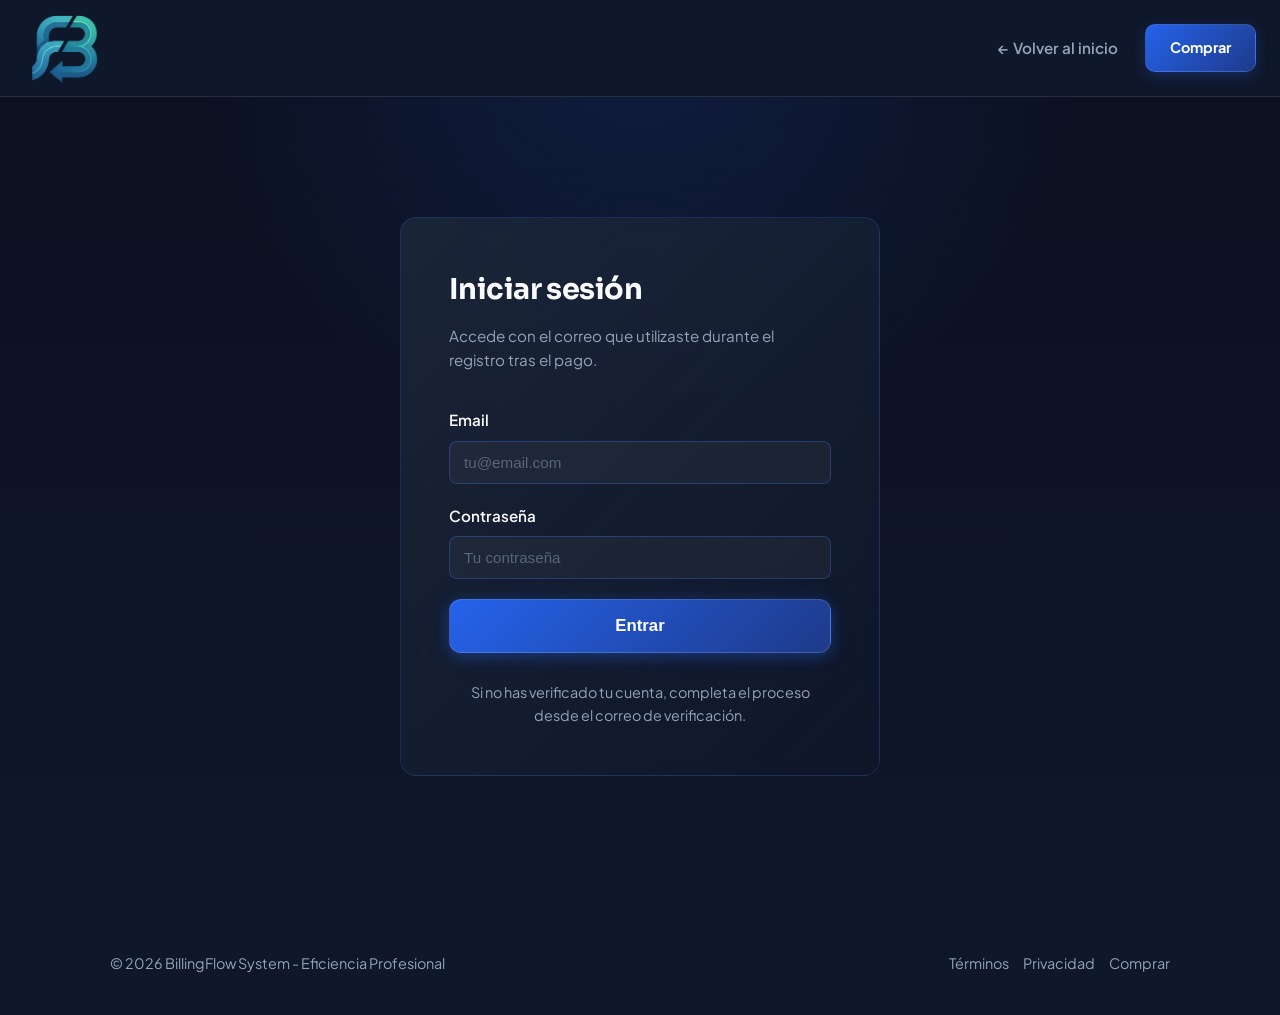
<file: static/login.html>
<!DOCTYPE html>
<html lang="es">
<head>
    <meta charset="UTF-8">
    <meta name="viewport" content="width=device-width, initial-scale=1.0">
    <title>BillingFlow - Iniciar sesión</title>
    <link rel="stylesheet" href="css/style.css">
</head>
<body class="register-page">

    <nav class="navbar">
        <a href="index.html" class="logo-link">
            <img src="img/logo.png" alt="BillingFlow Logo" class="logo-img">
        </a>
        <div class="nav-links">
            <a href="index.html" class="back-link">← Volver al inicio</a>
            <a href="checkout.html" class="btn-nav">Comprar</a>
        </div>
    </nav>

    <div id="verifiedBanner" class="verified-banner" style="display:none" aria-live="polite">
        <span class="verified-banner-icon">✅</span>
        <span class="verified-banner-text">¡Cuenta verificada! Ya puedes iniciar sesión.</span>
    </div>

    <main class="container-register">
        <div class="register-card">
            <div class="register-header">
                <h1>Iniciar sesión</h1>
                <p>Accede con el correo que utilizaste durante el registro tras el pago.</p>
            </div>

            <form class="register-form" id="loginForm">
                <div class="form-group">
                    <label for="loginEmail">Email</label>
                    <input type="email" id="loginEmail" placeholder="tu@email.com" required>
                </div>

                <div class="form-group">
                    <label for="loginPassword">Contraseña</label>
                    <input type="password" id="loginPassword" placeholder="Tu contraseña" required>
                </div>

                <button type="submit" class="btn-large" id="loginBtn">Entrar</button>
                <p class="form-footer">Si no has verificado tu cuenta, completa el proceso desde el correo de verificación.</p>
            </form>

            <div id="loginSuccessMessage" class="success-message" style="display: none;">
                <div class="success-content">
                    <h2>¡Login correcto!</h2>
                    <p>Acceso concedido. Redirigiendo al inicio...</p>
                    <div class="loader"></div>
                </div>
            </div>

            <div id="loginErrorMessage" class="error-message" style="display: none;">
                <h3>No se pudo iniciar sesión</h3>
                <p id="loginErrorText"></p>
                <button type="button" class="btn-secondary" id="loginRetryBtn">Reintentar</button>
            </div>
        </div>
    </main>

    <footer class="main-footer">
        <div class="container footer-layout">
            <p>&copy; 2026 BillingFlow System - Eficiencia Profesional</p>
            <div class="footer-links">
                <a href="terms.html">Términos</a>
                <a href="privacy.html">Privacidad</a>
                <a href="checkout.html" class="buy-link">Comprar</a>
            </div>
        </div>
    </footer>

    <script src="js/login.js"></script>
</body>
</html>
</file>
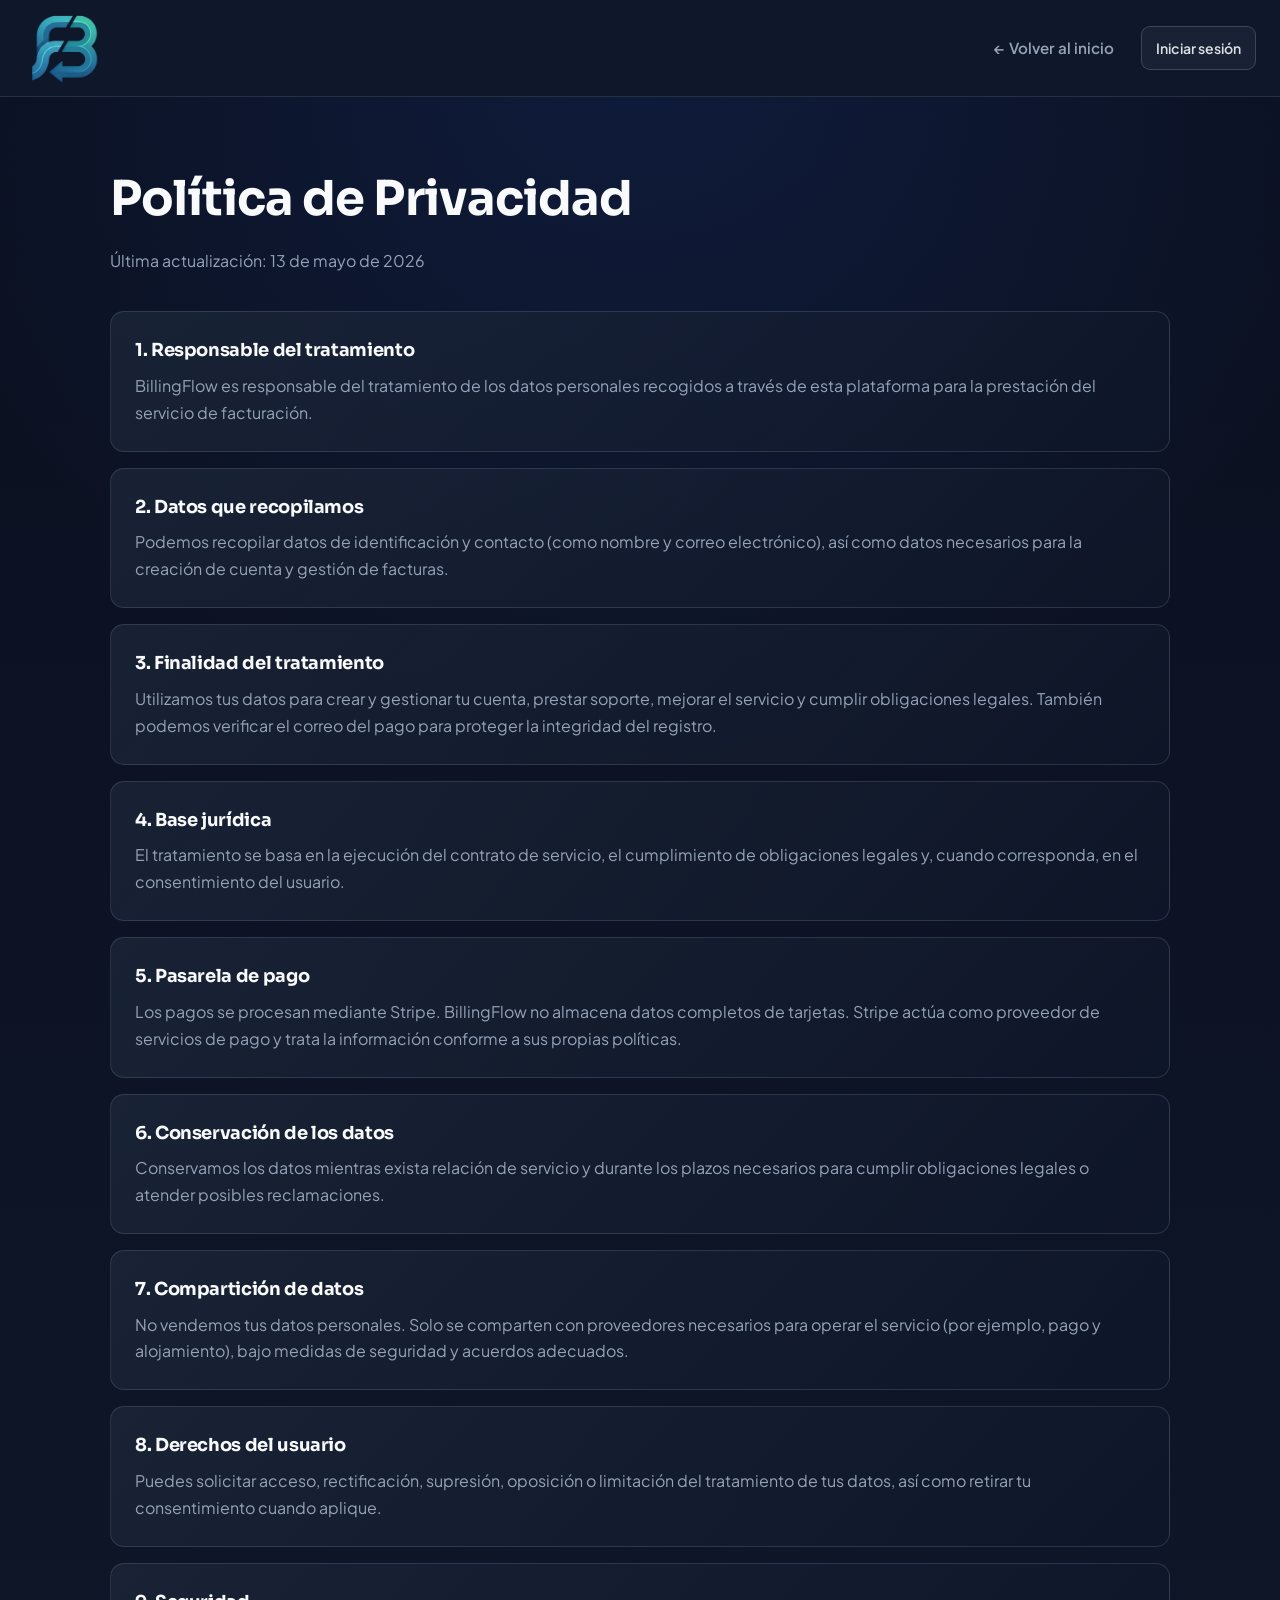
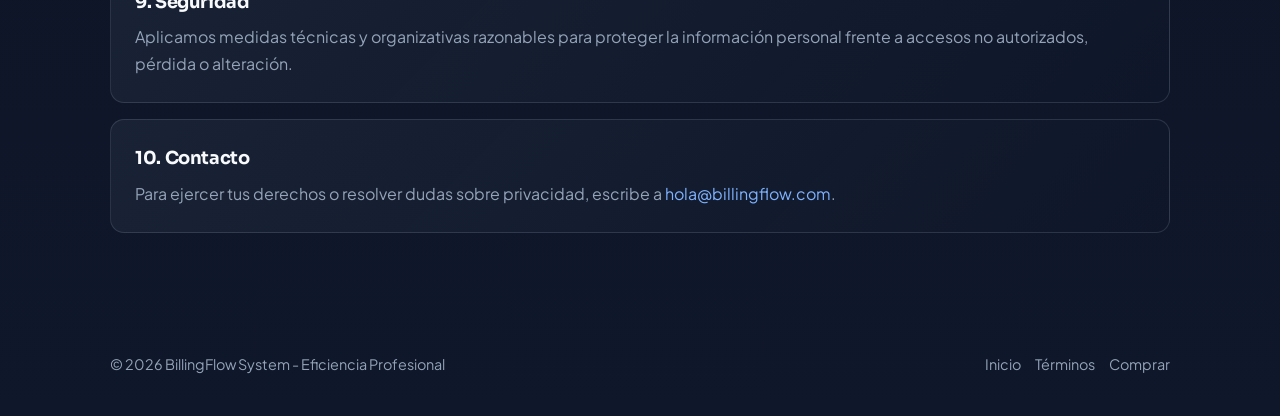
<file: static/privacy.html>
<!DOCTYPE html>
<html lang="es">
<head>
    <meta charset="UTF-8">
    <meta name="viewport" content="width=device-width, initial-scale=1.0">
    <title>BillingFlow - Política de Privacidad</title>
    <link rel="stylesheet" href="css/style.css">
</head>
<body class="legal-page">

    <nav class="navbar">
        <a href="index.html" class="logo-link">
            <img src="img/logo.png" alt="BillingFlow Logo" class="logo-img">
        </a>
        <div class="nav-links">
            <a href="index.html" class="back-link">← Volver al inicio</a>
            <a href="login.html" class="btn-login-subtle">Iniciar sesión</a>
        </div>
    </nav>

    <main class="legal-main">
        <section class="legal-hero">
            <div class="container">
                <h1>Política de Privacidad</h1>
                <p>Última actualización: 13 de mayo de 2026</p>
            </div>
        </section>

        <section class="legal-content">
            <div class="container legal-container">
                <article class="legal-block">
                    <h2>1. Responsable del tratamiento</h2>
                    <p>BillingFlow es responsable del tratamiento de los datos personales recogidos a través de esta plataforma para la prestación del servicio de facturación.</p>
                </article>

                <article class="legal-block">
                    <h2>2. Datos que recopilamos</h2>
                    <p>Podemos recopilar datos de identificación y contacto (como nombre y correo electrónico), así como datos necesarios para la creación de cuenta y gestión de facturas.</p>
                </article>

                <article class="legal-block">
                    <h2>3. Finalidad del tratamiento</h2>
                    <p>Utilizamos tus datos para crear y gestionar tu cuenta, prestar soporte, mejorar el servicio y cumplir obligaciones legales. También podemos verificar el correo del pago para proteger la integridad del registro.</p>
                </article>

                <article class="legal-block">
                    <h2>4. Base jurídica</h2>
                    <p>El tratamiento se basa en la ejecución del contrato de servicio, el cumplimiento de obligaciones legales y, cuando corresponda, en el consentimiento del usuario.</p>
                </article>

                <article class="legal-block">
                    <h2>5. Pasarela de pago</h2>
                    <p>Los pagos se procesan mediante Stripe. BillingFlow no almacena datos completos de tarjetas. Stripe actúa como proveedor de servicios de pago y trata la información conforme a sus propias políticas.</p>
                </article>

                <article class="legal-block">
                    <h2>6. Conservación de los datos</h2>
                    <p>Conservamos los datos mientras exista relación de servicio y durante los plazos necesarios para cumplir obligaciones legales o atender posibles reclamaciones.</p>
                </article>

                <article class="legal-block">
                    <h2>7. Compartición de datos</h2>
                    <p>No vendemos tus datos personales. Solo se comparten con proveedores necesarios para operar el servicio (por ejemplo, pago y alojamiento), bajo medidas de seguridad y acuerdos adecuados.</p>
                </article>

                <article class="legal-block">
                    <h2>8. Derechos del usuario</h2>
                    <p>Puedes solicitar acceso, rectificación, supresión, oposición o limitación del tratamiento de tus datos, así como retirar tu consentimiento cuando aplique.</p>
                </article>

                <article class="legal-block">
                    <h2>9. Seguridad</h2>
                    <p>Aplicamos medidas técnicas y organizativas razonables para proteger la información personal frente a accesos no autorizados, pérdida o alteración.</p>
                </article>

                <article class="legal-block">
                    <h2>10. Contacto</h2>
                    <p>Para ejercer tus derechos o resolver dudas sobre privacidad, escribe a <a href="mailto:hola@billingflow.com">hola@billingflow.com</a>.</p>
                </article>
            </div>
        </section>
    </main>

    <footer class="main-footer">
        <div class="container footer-layout">
            <p>&copy; 2026 BillingFlow System - Eficiencia Profesional</p>
            <div class="footer-links">
                <a href="index.html">Inicio</a>
                <a href="terms.html" data-keep-payment-context="true">Términos</a>
                <a href="checkout.html" class="buy-link">Comprar</a>
            </div>
        </div>
    </footer>

    <script>
        (function () {
            const params = new URLSearchParams(window.location.search);
            const fromPayment = params.get('fromPayment') === 'true';

            if (!fromPayment) {
                return;
            }

            document.querySelectorAll('.buy-link').forEach((link) => link.remove());

            document.querySelectorAll('a[data-keep-payment-context="true"]').forEach((link) => {
                const rawHref = link.getAttribute('href');
                if (!rawHref) {
                    return;
                }

                const url = new URL(rawHref, window.location.href);
                url.searchParams.set('fromPayment', 'true');
                link.setAttribute('href', `${url.pathname}${url.search}`);
            });
        })();
    </script>

</body>
</html>
</file>
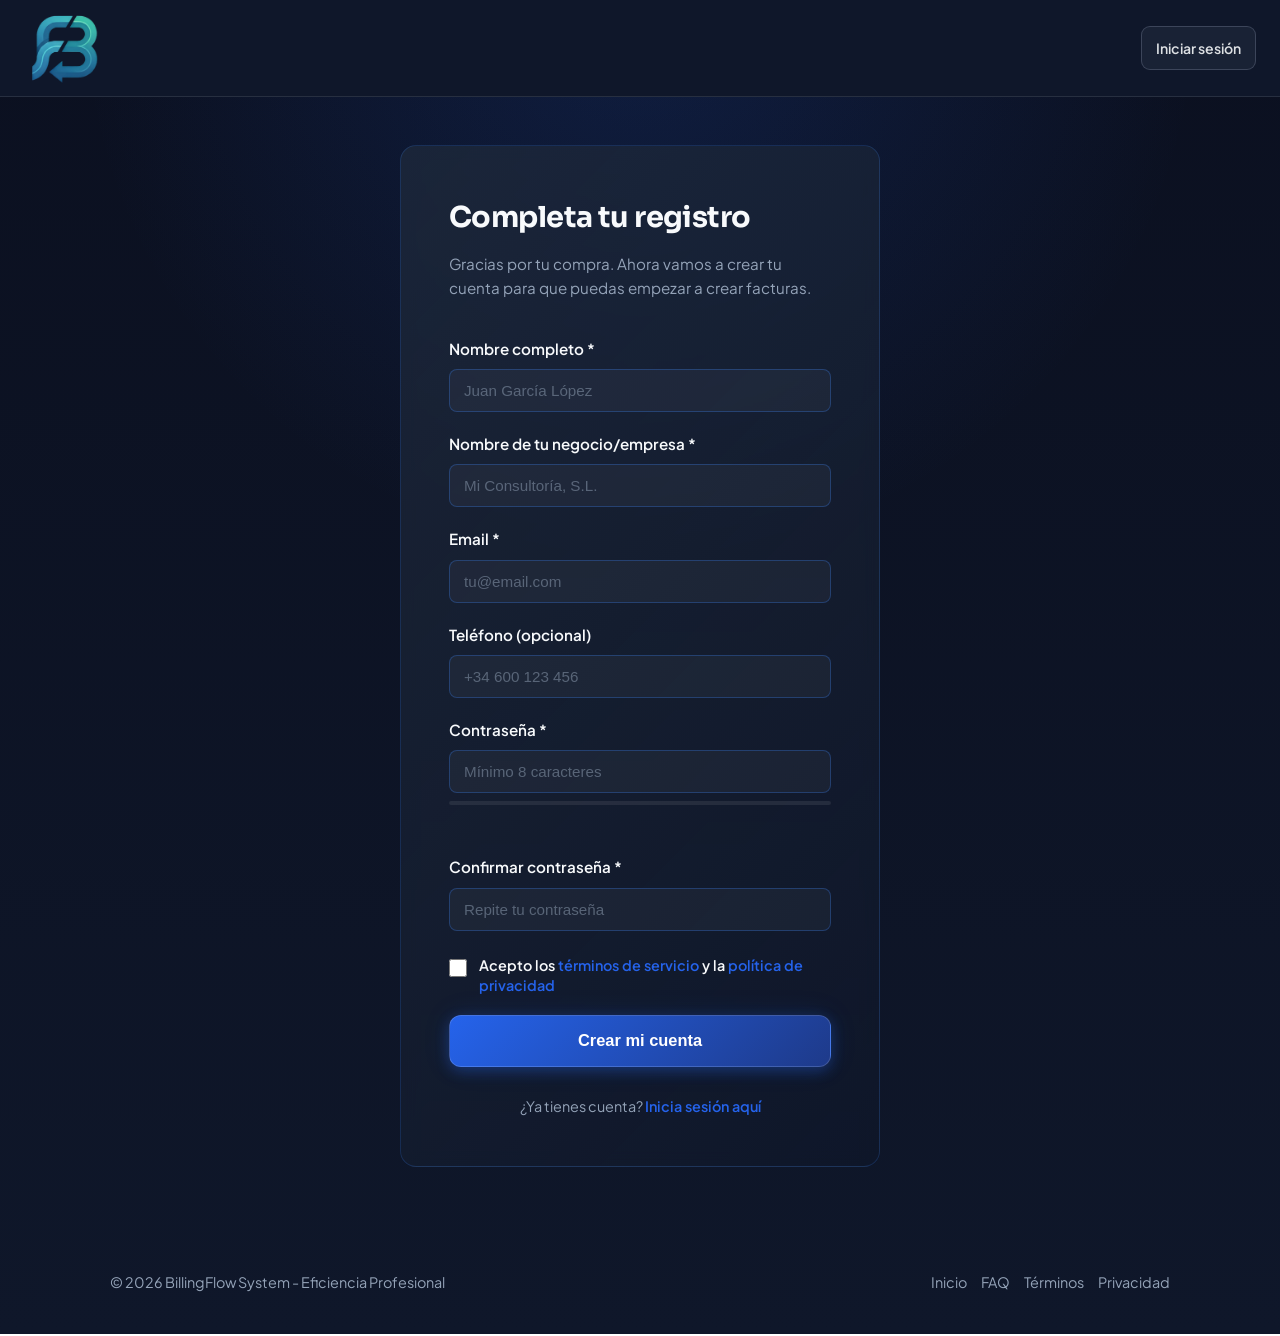
<file: static/register.html>
<!DOCTYPE html>
<html lang="es">
<head>
    <meta charset="UTF-8">
    <meta name="viewport" content="width=device-width, initial-scale=1.0">
    <title>BillingFlow - Crear Cuenta</title>
    <link rel="stylesheet" href="css/style.css">
</head>
<body class="register-page">

    <nav class="navbar">
        <a href="index.html" class="logo-link">
            <img src="img/logo.png" alt="BillingFlow Logo" class="logo-img">
        </a>
        <div class="nav-links">
            <a href="login.html?fromPayment=true" class="btn-login-subtle">Iniciar sesión</a>
        </div>
    </nav>

    <main class="container-register">
        <div class="register-card">
            <div class="register-header">
                <h1>Completa tu registro</h1>
                <p>Gracias por tu compra. Ahora vamos a crear tu cuenta para que puedas empezar a crear facturas.</p>
            </div>

            <form id="registerForm" class="register-form">
                <div class="form-group">
                    <label for="fullName">Nombre completo *</label>
                    <input type="text" id="fullName" name="fullName" required placeholder="Juan García López">
                </div>

                <div class="form-group">
                    <label for="businessName">Nombre de tu negocio/empresa *</label>
                    <input type="text" id="businessName" name="businessName" required placeholder="Mi Consultoría, S.L.">
                </div>

                <div class="form-group">
                    <label for="email">Email *</label>
                    <input type="email" id="email" name="email" required placeholder="tu@email.com">
                    <p id="emailLockNotice" class="email-lock-note" style="display: none;"></p>
                </div>

                <div class="form-group">
                    <label for="phone">Teléfono (opcional)</label>
                    <input type="tel" id="phone" name="phone" placeholder="+34 600 123 456">
                </div>

                <div class="form-group">
                    <label for="password">Contraseña *</label>
                    <input type="password" id="password" name="password" required placeholder="Mínimo 8 caracteres">
                    <div class="password-strength">
                        <div class="strength-bar" id="strengthBar"></div>
                    </div>
                    <p class="strength-text" id="strengthText"></p>
                </div>

                <div class="form-group">
                    <label for="confirmPassword">Confirmar contraseña *</label>
                    <input type="password" id="confirmPassword" name="confirmPassword" required placeholder="Repite tu contraseña">
                </div>

                <div class="form-group checkbox">
                    <input type="checkbox" id="terms" name="terms" required>
                    <label for="terms">Acepto los <a href="terms.html?fromPayment=true" target="_blank" rel="noopener noreferrer">términos de servicio</a> y la <a href="privacy.html?fromPayment=true" target="_blank" rel="noopener noreferrer">política de privacidad</a></label>
                </div>

                <button type="submit" class="btn-large" id="submitBtn">Crear mi cuenta</button>

                <p class="form-footer">
                    ¿Ya tienes cuenta? <a href="login.html?fromPayment=true" id="loginLink">Inicia sesión aquí</a>
                </p>
            </form>

            <div id="successMessage" class="success-message" style="display: none;">
                <div class="success-content">
                    <h2>¡Registro iniciado correctamente!</h2>
                    <p>Te hemos enviado un código por email. En breve te llevamos a la pantalla de verificación para activar tu cuenta.</p>
                    <div class="loader"></div>
                </div>
            </div>

            <div id="errorMessage" class="error-message" style="display: none;">
                <h3>Error al crear la cuenta</h3>
                <p id="errorText"></p>
                <button type="button" class="btn-secondary" id="retryBtn">Intentar de nuevo</button>
            </div>
        </div>
    </main>

    <footer class="main-footer">
        <div class="container footer-layout">
            <p>&copy; 2026 BillingFlow System - Eficiencia Profesional</p>
            <div class="footer-links">
                <a href="index.html">Inicio</a>
                <a href="faq.html">FAQ</a>
                <a href="terms.html?fromPayment=true">Términos</a>
                <a href="privacy.html?fromPayment=true">Privacidad</a>
            </div>
        </div>
    </footer>

    <script src="js/register.js"></script>
</body>
</html>
</file>
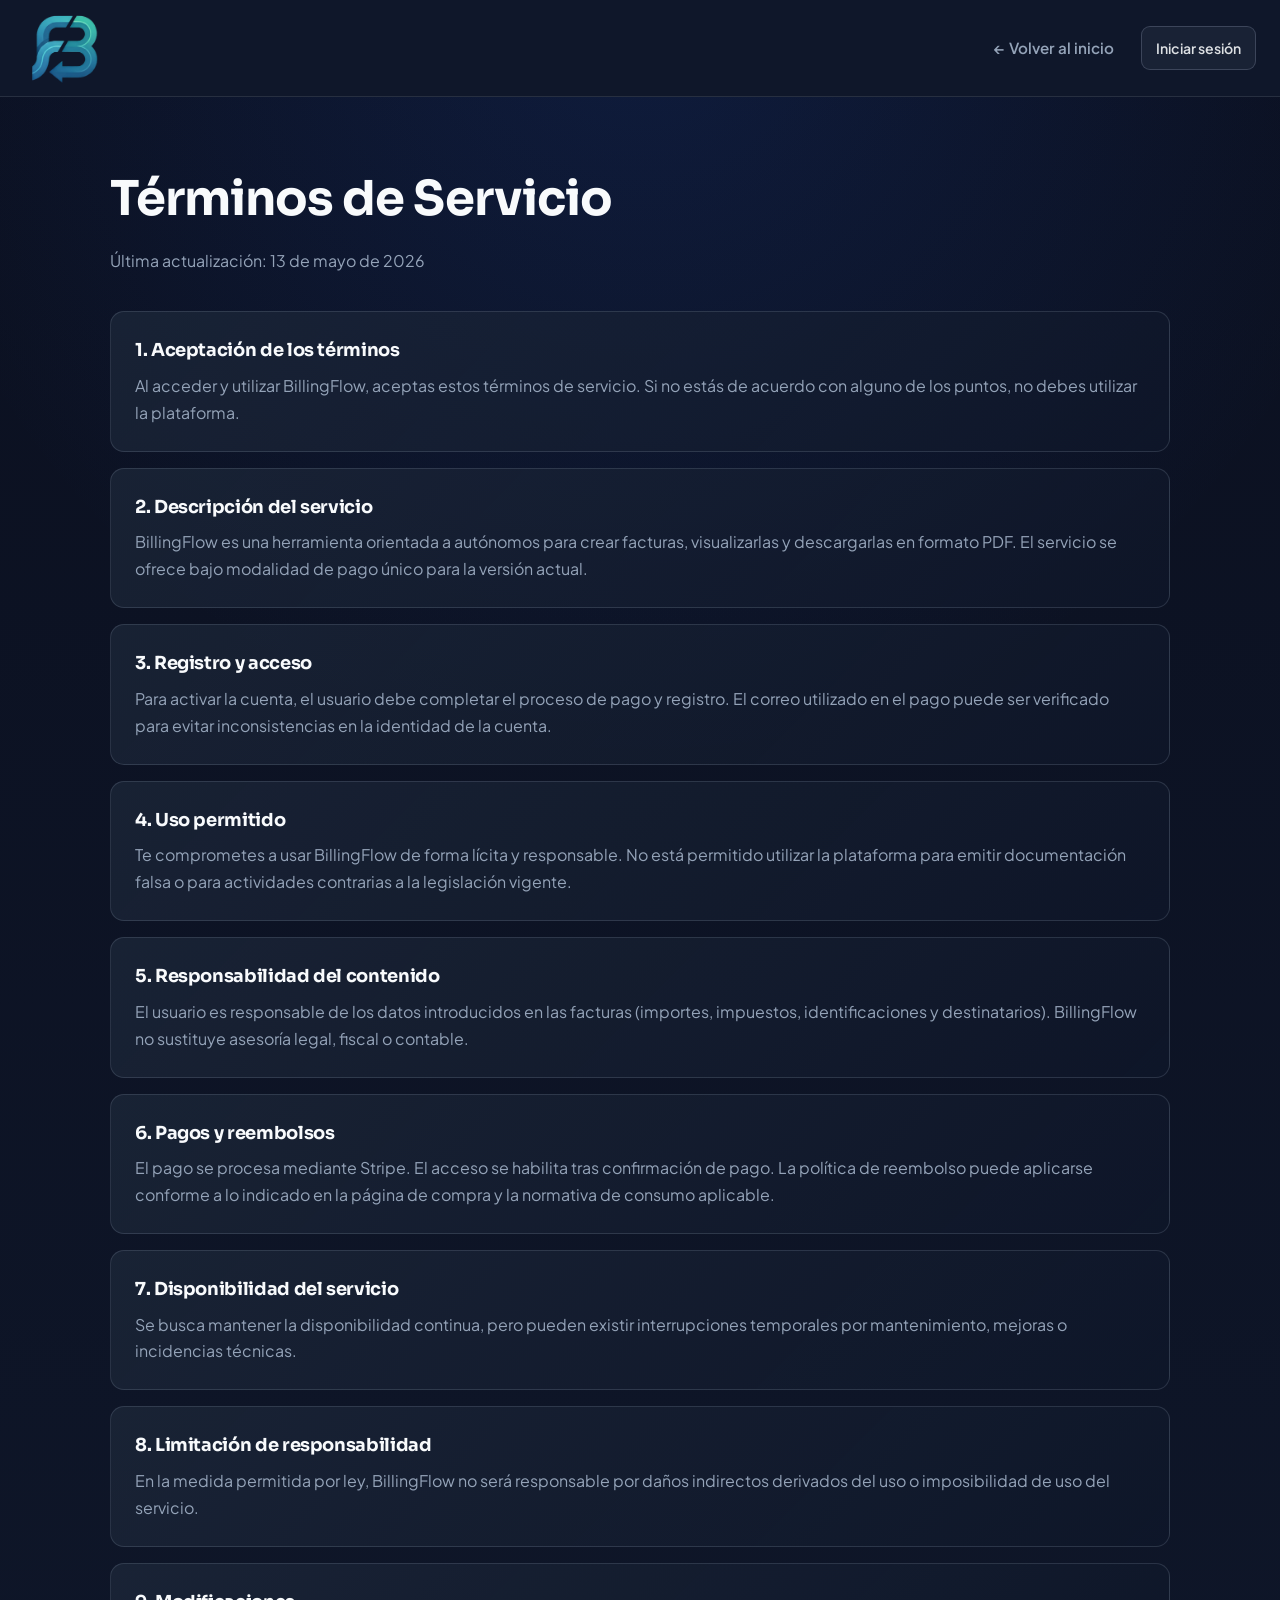
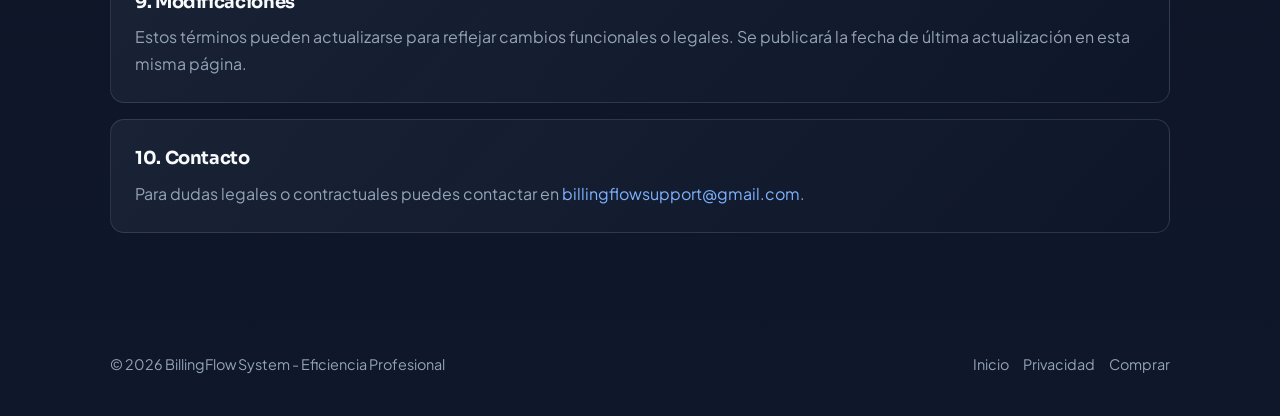
<file: static/terms.html>
<!DOCTYPE html>
<html lang="es">
<head>
    <meta charset="UTF-8">
    <meta name="viewport" content="width=device-width, initial-scale=1.0">
    <title>BillingFlow - Términos de Servicio</title>
    <link rel="stylesheet" href="css/style.css">
</head>
<body class="legal-page">

    <nav class="navbar">
        <a href="index.html" class="logo-link">
            <img src="img/logo.png" alt="BillingFlow Logo" class="logo-img">
        </a>
        <div class="nav-links">
            <a href="index.html" class="back-link">← Volver al inicio</a>
            <a href="login.html" class="btn-login-subtle">Iniciar sesión</a>
        </div>
    </nav>

    <main class="legal-main">
        <section class="legal-hero">
            <div class="container">
                <h1>Términos de Servicio</h1>
                <p>Última actualización: 13 de mayo de 2026</p>
            </div>
        </section>

        <section class="legal-content">
            <div class="container legal-container">
                <article class="legal-block">
                    <h2>1. Aceptación de los términos</h2>
                    <p>Al acceder y utilizar BillingFlow, aceptas estos términos de servicio. Si no estás de acuerdo con alguno de los puntos, no debes utilizar la plataforma.</p>
                </article>

                <article class="legal-block">
                    <h2>2. Descripción del servicio</h2>
                    <p>BillingFlow es una herramienta orientada a autónomos para crear facturas, visualizarlas y descargarlas en formato PDF. El servicio se ofrece bajo modalidad de pago único para la versión actual.</p>
                </article>

                <article class="legal-block">
                    <h2>3. Registro y acceso</h2>
                    <p>Para activar la cuenta, el usuario debe completar el proceso de pago y registro. El correo utilizado en el pago puede ser verificado para evitar inconsistencias en la identidad de la cuenta.</p>
                </article>

                <article class="legal-block">
                    <h2>4. Uso permitido</h2>
                    <p>Te comprometes a usar BillingFlow de forma lícita y responsable. No está permitido utilizar la plataforma para emitir documentación falsa o para actividades contrarias a la legislación vigente.</p>
                </article>

                <article class="legal-block">
                    <h2>5. Responsabilidad del contenido</h2>
                    <p>El usuario es responsable de los datos introducidos en las facturas (importes, impuestos, identificaciones y destinatarios). BillingFlow no sustituye asesoría legal, fiscal o contable.</p>
                </article>

                <article class="legal-block">
                    <h2>6. Pagos y reembolsos</h2>
                    <p>El pago se procesa mediante Stripe. El acceso se habilita tras confirmación de pago. La política de reembolso puede aplicarse conforme a lo indicado en la página de compra y la normativa de consumo aplicable.</p>
                </article>

                <article class="legal-block">
                    <h2>7. Disponibilidad del servicio</h2>
                    <p>Se busca mantener la disponibilidad continua, pero pueden existir interrupciones temporales por mantenimiento, mejoras o incidencias técnicas.</p>
                </article>

                <article class="legal-block">
                    <h2>8. Limitación de responsabilidad</h2>
                    <p>En la medida permitida por ley, BillingFlow no será responsable por daños indirectos derivados del uso o imposibilidad de uso del servicio.</p>
                </article>

                <article class="legal-block">
                    <h2>9. Modificaciones</h2>
                    <p>Estos términos pueden actualizarse para reflejar cambios funcionales o legales. Se publicará la fecha de última actualización en esta misma página.</p>
                </article>

                <article class="legal-block">
                    <h2>10. Contacto</h2>
                    <p>Para dudas legales o contractuales puedes contactar en <a href="mailto:billingflowsupport@gmail.com">billingflowsupport@gmail.com</a>.</p>
                </article>
            </div>
        </section>
    </main>

    <footer class="main-footer">
        <div class="container footer-layout">
            <p>&copy; 2026 BillingFlow System - Eficiencia Profesional</p>
            <div class="footer-links">
                <a href="index.html">Inicio</a>
                <a href="privacy.html" data-keep-payment-context="true">Privacidad</a>
                <a href="checkout.html" class="buy-link">Comprar</a>
            </div>
        </div>
    </footer>

    <script>
        (function () {
            const params = new URLSearchParams(window.location.search);
            const fromPayment = params.get('fromPayment') === 'true';

            if (!fromPayment) {
                return;
            }

            document.querySelectorAll('.buy-link').forEach((link) => link.remove());

            document.querySelectorAll('a[data-keep-payment-context="true"]').forEach((link) => {
                const rawHref = link.getAttribute('href');
                if (!rawHref) {
                    return;
                }

                const url = new URL(rawHref, window.location.href);
                url.searchParams.set('fromPayment', 'true');
                link.setAttribute('href', `${url.pathname}${url.search}`);
            });
        })();
    </script>

</body>
</html>
</file>
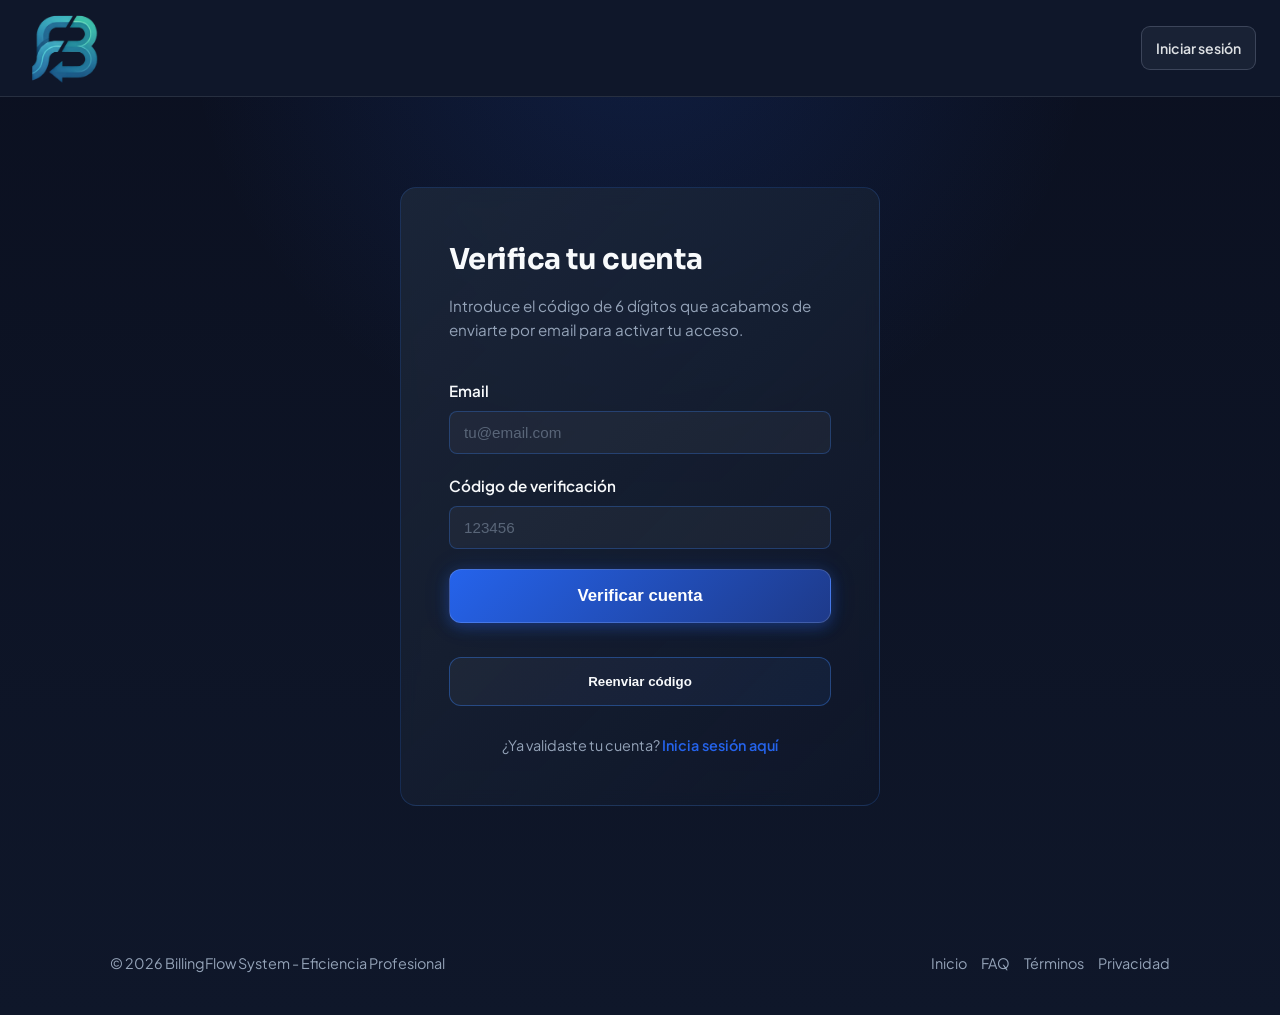
<file: static/verify-code.html>
<!DOCTYPE html>
<html lang="es">
<head>
    <meta charset="UTF-8">
    <meta name="viewport" content="width=device-width, initial-scale=1.0">
    <title>BillingFlow - Verificar Cuenta</title>
    <link rel="stylesheet" href="css/style.css">
</head>
<body class="register-page">

    <nav class="navbar">
        <a href="index.html" class="logo-link">
            <img src="img/logo.png" alt="BillingFlow Logo" class="logo-img">
        </a>
        <div class="nav-links">
            <a href="login.html" class="btn-login-subtle">Iniciar sesión</a>
        </div>
    </nav>

    <main class="container-register">
        <div class="register-card">
            <div class="register-header">
                <h1>Verifica tu cuenta</h1>
                <p>Introduce el código de 6 dígitos que acabamos de enviarte por email para activar tu acceso.</p>
            </div>

            <form id="verifyForm" class="register-form">
                <div class="form-group">
                    <label for="verifyEmail">Email</label>
                    <input type="email" id="verifyEmail" name="verifyEmail" required placeholder="tu@email.com">
                </div>

                <div class="form-group">
                    <label for="verifyCode">Código de verificación</label>
                    <input type="text" id="verifyCode" name="verifyCode" required maxlength="6" placeholder="123456">
                </div>

                <button type="submit" class="btn-large" id="verifyBtn">Verificar cuenta</button>

                <div class="form-group" style="margin-top: 14px;">
                    <button type="button" class="btn-secondary" id="resendBtn">Reenviar código</button>
                </div>

                <div id="verifyInfoMessage" class="verify-inline-message" style="display: none;" aria-live="polite"></div>

                <p class="form-footer">¿Ya validaste tu cuenta? <a href="login.html">Inicia sesión aquí</a></p>
            </form>

            <div id="verifySuccessMessage" class="success-message" style="display: none;">
                <div class="success-content">
                    <h2>¡Cuenta verificada!</h2>
                    <p>Tu cuenta ya está activa. Te llevamos al login para que entres con tus credenciales.</p>
                    <div class="loader"></div>
                </div>
            </div>

            <div id="verifyErrorMessage" class="error-message" style="display: none;">
                <h3>Verificación no completada</h3>
                <p id="verifyErrorText"></p>
                <button type="button" class="btn-secondary" id="verifyRetryBtn">Intentar de nuevo</button>
            </div>

            <div id="verifyLoadingOverlay" class="verify-loading-overlay" style="display: none;" aria-live="polite" aria-busy="true">
                <div class="verify-loading-card">
                    <div class="loader"></div>
                    <p id="verifyLoadingText">Procesando, espera un momento...</p>
                </div>
            </div>
        </div>
    </main>

    <footer class="main-footer">
        <div class="container footer-layout">
            <p>&copy; 2026 BillingFlow System - Eficiencia Profesional</p>
            <div class="footer-links">
                <a href="index.html">Inicio</a>
                <a href="faq.html">FAQ</a>
                <a href="terms.html">Términos</a>
                <a href="privacy.html">Privacidad</a>
            </div>
        </div>
    </footer>

    <script src="js/verify-code.js"></script>
</body>
</html>
</file>
<file: static/css/style.css>
@import url('https://fonts.googleapis.com/css2?family=Sora:wght@400;600;700;800&family=Plus+Jakarta+Sans:wght@400;500;600;700&display=swap');

:root {
    --bg-dark: #0f172a;
    --card-bg: #1e293b;
    --accent: #2563eb;
    --accent-dark: #1e3a8a;
    --text-main: #f8fafc;
    --text-muted: #94a3b8;
    --highlight: #f59e0b;
    --success: #10b981;
}

* { box-sizing: border-box; margin: 0; padding: 0; }

body {
    font-family: 'Plus Jakarta Sans', system-ui, -apple-system, sans-serif;
    background-color: var(--bg-dark);
    color: var(--text-main);
    line-height: 1.6;
    overflow-x: hidden;
}

h1, h2, h3, h4 {
    font-family: 'Sora', 'Plus Jakarta Sans', sans-serif;
    letter-spacing: -0.02em;
}

.container {
    max-width: 1100px;
    margin: 0 auto;
    padding: 0 20px;
}

.navbar {
    display: flex;
    justify-content: space-between;
    align-items: center;
    padding: 12px 24px 12px 10px;
    background: #0f172a;
    border-bottom: 1px solid rgba(255, 255, 255, 0.1);
    position: sticky;
    top: 0;
    z-index: 1000;
}

body.home-page.page-ready .navbar {
    animation: navDrop 0.62s cubic-bezier(0.2, 0.7, 0.2, 1) both;
}

body.home-page.splash-active {
    overflow: hidden;
}

.splash-screen {
    position: fixed;
    inset: 0;
    z-index: 5000;
    display: grid;
    place-items: center;
    background:
        radial-gradient(circle at 20% 18%, rgba(37, 99, 235, 0.3), transparent 36%),
        radial-gradient(circle at 82% 78%, rgba(16, 185, 129, 0.22), transparent 42%),
        linear-gradient(165deg, #070b16, #0f172a 52%, #111d38);
    overflow: hidden;
}

.splash-layer {
    position: absolute;
    inset: -20%;
    background: conic-gradient(from 170deg, transparent, rgba(255, 255, 255, 0.05), transparent 42%);
    animation: rotateSplash 8s linear infinite;
}

.splash-logo {
    position: relative;
    width: min(62vw, 420px);
    height: auto;
    filter: drop-shadow(0 26px 40px rgba(2, 6, 23, 0.55));
    animation: splashLogoIntro 0.95s cubic-bezier(0.2, 0.7, 0.2, 1) both;
}

.splash-screen.fade-out {
    animation: splashFadeOut 0.76s ease forwards;
}

.logo-link {
    display: inline-flex;
    align-items: center;
    justify-content: center;
    padding: 0;
    margin: 0;
    border-radius: 0;
    background: transparent;
    border: 0;
    box-shadow: none;
    transition: transform 0.2s ease;
}

.logo-link:hover {
    transform: translateY(-1px);
}

.logo-img {
    height: 72px;
    width: auto;
    max-width: 220px;
    display: block;
    object-fit: contain;
    filter: none;
    image-rendering: -webkit-optimize-contrast;
    image-rendering: crisp-edges;
}

.nav-links {
    display: inline-flex;
    align-items: center;
    gap: 10px;
}

.btn-login-subtle {
    display: inline-flex;
    align-items: center;
    justify-content: center;
    padding: 10px 14px;
    border-radius: 9px;
    text-decoration: none;
    color: rgba(248, 250, 252, 0.88);
    font-weight: 600;
    font-size: 0.88rem;
    border: 1px solid rgba(148, 163, 184, 0.28);
    background: rgba(148, 163, 184, 0.08);
    transition: all 0.25s cubic-bezier(0.2, 0.7, 0.2, 1);
}

.btn-login-subtle:hover {
    color: #ffffff;
    border-color: rgba(148, 163, 184, 0.48);
    background: rgba(148, 163, 184, 0.14);
    transform: translateY(-1px);
}

.btn-login-subtle:active {
    transform: translateY(0);
}

.btn-nav {
    background: linear-gradient(135deg, var(--accent) 0%, var(--accent-dark) 100%);
    color: white;
    padding: 11px 24px;
    border-radius: 10px;
    text-decoration: none;
    font-weight: 700;
    font-size: 0.9rem;
    border: 1px solid rgba(255, 255, 255, 0.12);
    box-shadow: 0 4px 14px rgba(37, 99, 235, 0.28);
    transition: all 0.28s cubic-bezier(0.2, 0.7, 0.2, 1);
    position: relative;
    overflow: hidden;
}

.btn-nav::before {
    content: '';
    position: absolute;
    inset: 0;
    background: linear-gradient(135deg, rgba(255, 255, 255, 0), rgba(255, 255, 255, 0.12), rgba(255, 255, 255, 0));
    opacity: 0;
    transition: opacity 0.28s ease;
}

.btn-nav:hover {
    transform: translateY(-2px);
    box-shadow: 0 8px 20px rgba(37, 99, 235, 0.4);
}

.btn-nav:hover::before {
    opacity: 1;
}

.btn-nav:active {
    transform: translateY(-1px);
}

body.home-page.page-ready .logo-link {
    animation: fadeUpSoft 0.65s ease both;
    animation-delay: 80ms;
}

body.home-page.page-ready .nav-links {
    animation: fadeUpSoft 0.65s ease both;
    animation-delay: 180ms;
}

.hero {
    padding: 100px 0 80px;
    background:
        radial-gradient(circle at 80% 20%, rgba(37, 99, 235, 0.24), transparent 38%),
        radial-gradient(circle at 20% 10%, rgba(16, 185, 129, 0.1), transparent 35%),
        radial-gradient(circle at center, #1e293b 0%, #0f172a 100%);
}

.hero-layout {
    display: grid;
    grid-template-columns: minmax(0, 1.2fr) minmax(320px, 0.8fr);
    gap: 40px;
    align-items: center;
}

.hero-copy {
    max-width: 680px;
}

body.home-page.page-ready .hero-copy > * {
    opacity: 0;
    transform: translateY(20px);
    animation: fadeUpSoft 0.68s cubic-bezier(0.2, 0.7, 0.2, 1) forwards;
}

body.home-page.page-ready .hero-eyebrow { animation-delay: 140ms; }
body.home-page.page-ready .hero h1 { animation-delay: 260ms; }
body.home-page.page-ready .hero p { animation-delay: 380ms; }
body.home-page.page-ready .hero-actions { animation-delay: 500ms; }
body.home-page.page-ready .hero-badges { animation-delay: 620ms; }
body.home-page.page-ready .hero-stats { animation-delay: 740ms; }

body.home-page.page-ready .hero-badges span,
body.home-page.page-ready .hero-stats div {
    opacity: 0;
    transform: translateY(16px);
    animation: fadeUpSoft 0.58s ease forwards;
}

body.home-page.page-ready .hero-badges span:nth-child(1) { animation-delay: 690ms; }
body.home-page.page-ready .hero-badges span:nth-child(2) { animation-delay: 760ms; }
body.home-page.page-ready .hero-badges span:nth-child(3) { animation-delay: 830ms; }
body.home-page.page-ready .hero-badges span:nth-child(4) { animation-delay: 900ms; }
body.home-page.page-ready .hero-badges span:nth-child(5) { animation-delay: 970ms; }

body.home-page.page-ready .hero-stats div:nth-child(1) { animation-delay: 820ms; }
body.home-page.page-ready .hero-stats div:nth-child(2) { animation-delay: 900ms; }
body.home-page.page-ready .hero-stats div:nth-child(3) { animation-delay: 980ms; }

.hero-eyebrow {
    display: inline-flex;
    align-items: center;
    gap: 8px;
    padding: 8px 14px;
    border-radius: 999px;
    background: rgba(37, 99, 235, 0.14);
    color: #93c5fd;
    border: 1px solid rgba(59, 130, 246, 0.18);
    font-size: 0.82rem;
    font-weight: 700;
    letter-spacing: 0.04em;
    text-transform: uppercase;
    margin-bottom: 18px;
}

.hero h1 {
    font-size: clamp(2.8rem, 6vw, 4.4rem);
    font-weight: 900;
    margin-bottom: 20px;
    letter-spacing: -1px;
    line-height: 1.02;
}

.hero p {
    margin-bottom: 32px;
    font-size: 1.12rem;
    color: var(--text-muted);
}

.hero-actions {
    display: flex;
    flex-wrap: wrap;
    gap: 14px;
    align-items: center;
    margin-bottom: 22px;
}

.btn-secondary {
    display: inline-flex;
    align-items: center;
    justify-content: center;
    padding: 16px 28px;
    border-radius: 12px;
    border: 1.5px solid rgba(59, 130, 246, 0.4);
    color: var(--text-main);
    text-decoration: none;
    font-weight: 700;
    background: linear-gradient(135deg, rgba(255, 255, 255, 0.04), rgba(59, 130, 246, 0.08));
    transition: all 0.28s cubic-bezier(0.2, 0.7, 0.2, 1);
    position: relative;
    overflow: hidden;
}

.btn-secondary::before {
    content: '';
    position: absolute;
    top: 0;
    left: -100%;
    width: 100%;
    height: 100%;
    background: linear-gradient(90deg, transparent, rgba(255, 255, 255, 0.1), transparent);
    transition: left 0.5s ease;
}

.btn-secondary:hover {
    transform: translateY(-3px);
    border-color: rgba(59, 130, 246, 0.8);
    background: linear-gradient(135deg, rgba(59, 130, 246, 0.12), rgba(37, 99, 235, 0.08));
    box-shadow: 0 8px 24px rgba(37, 99, 235, 0.2);
}

.btn-secondary:hover::before {
    left: 100%;
}

.btn-secondary:active {
    transform: translateY(-1px);
}

.hero-badges {
    display: flex;
    flex-wrap: wrap;
    gap: 10px;
    margin-bottom: 28px;
}

.hero-badges span {
    padding: 9px 14px;
    border-radius: 999px;
    background: rgba(255, 255, 255, 0.05);
    border: 1px solid rgba(255, 255, 255, 0.06);
    color: var(--text-muted);
    font-weight: 600;
    font-size: 0.92rem;
}

.hero-stats {
    display: grid;
    grid-template-columns: repeat(3, minmax(0, 1fr));
    gap: 14px;
}

.hero-stats div {
    padding: 18px 16px;
    border-radius: 16px;
    background: rgba(255, 255, 255, 0.04);
    border: 1px solid rgba(255, 255, 255, 0.06);
}

.hero-stats strong {
    display: block;
    font-size: 1.55rem;
    line-height: 1;
    margin-bottom: 6px;
}

.hero-stats span {
    color: var(--text-muted);
    font-size: 0.92rem;
}

.hero-visual {
    position: relative;
    min-height: 380px;
}

body.home-page.page-ready .visual-card-main {
    opacity: 0;
    transform: translateX(26px) scale(0.985);
    animation: slideInRightSoft 0.8s cubic-bezier(0.2, 0.7, 0.2, 1) forwards;
    animation-delay: 280ms;
}

body.home-page.page-ready .visual-card-side {
    opacity: 0;
    transform: translate(26px, 22px) scale(0.985);
    animation: slideInRightSoft 0.72s cubic-bezier(0.2, 0.7, 0.2, 1) forwards;
    animation-delay: 500ms;
}

.visual-card {
    background: linear-gradient(180deg, rgba(30, 41, 59, 0.95), rgba(15, 23, 42, 0.95));
    border: 1px solid rgba(255, 255, 255, 0.08);
    box-shadow: 0 30px 70px rgba(0, 0, 0, 0.35);
    border-radius: 26px;
}

.visual-card-main {
    position: absolute;
    inset: 0 20px 40px 0;
    padding: 24px;
}

.visual-card-header {
    display: flex;
    justify-content: space-between;
    align-items: center;
    margin-bottom: 28px;
    color: var(--text-muted);
    font-weight: 700;
}

.pill-success {
    padding: 7px 12px;
    border-radius: 999px;
    background: rgba(16, 185, 129, 0.12);
    color: #6ee7b7;
    border: 1px solid rgba(16, 185, 129, 0.18);
    font-size: 0.82rem;
}

.visual-metric strong {
    display: block;
    font-size: clamp(3rem, 7vw, 4.5rem);
    line-height: 0.9;
    margin-bottom: 8px;
}

.visual-metric span {
    color: var(--text-muted);
}

.visual-bars {
    display: grid;
    gap: 12px;
    margin-top: 30px;
}

.visual-bars span {
    height: 14px;
    border-radius: 999px;
    background: linear-gradient(90deg, rgba(37, 99, 235, 0.35), rgba(37, 99, 235, 0.08));
}

.visual-bars span:nth-child(2) {
    width: 78%;
}

.visual-bars span:nth-child(3) {
    width: 56%;
}

.visual-card-side {
    position: absolute;
    right: 0;
    bottom: 0;
    width: 210px;
    padding: 20px;
    transform: translate(8px, 18px);
}

.visual-label {
    display: inline-block;
    margin-bottom: 10px;
    color: var(--highlight);
    font-size: 0.78rem;
    font-weight: 800;
    letter-spacing: 0.08em;
    text-transform: uppercase;
}

.visual-card-side strong {
    display: block;
    font-size: 1.15rem;
    margin-bottom: 8px;
}

.visual-card-side p {
    margin: 0;
    color: var(--text-muted);
    font-size: 0.9rem;
}

body.home-page .hero {
    padding-top: 82px;
}

.btn-large {
    background: linear-gradient(135deg, var(--accent) 0%, var(--accent-dark) 100%) !important;
    color: white !important;
    padding: 16px 38px !important;
    border-radius: 12px !important;
    font-size: 1.05rem !important;
    font-weight: 800 !important;
    text-decoration: none !important;
    display: inline-flex !important;
    align-items: center !important;
    justify-content: center !important;
    gap: 10px !important;
    border: 1px solid rgba(255, 255, 255, 0.15) !important;
    box-shadow: 
        0 4px 14px rgba(37, 99, 235, 0.32),
        0 0 28px rgba(37, 99, 235, 0.12) !important;
    transition: all 0.28s cubic-bezier(0.2, 0.7, 0.2, 1) !important;
    position: relative !important;
    overflow: hidden !important;
}

.btn-large::before {
    content: '';
    position: absolute;
    inset: 0;
    background: linear-gradient(135deg, rgba(255, 255, 255, 0), rgba(255, 255, 255, 0.2), rgba(255, 255, 255, 0));
    opacity: 0;
    transition: opacity 0.28s ease;
}

.btn-large:hover {
    transform: translateY(-4px) !important;
    box-shadow: 
        0 12px 32px rgba(37, 99, 235, 0.45),
        0 0 40px rgba(37, 99, 235, 0.2) !important;
}

.btn-large:hover::before {
    opacity: 1;
}

.btn-large:active {
    transform: translateY(-2px) !important;
}

@keyframes revealUp {
    from {
        opacity: 0;
        transform: translateY(22px);
    }
    to {
        opacity: 1;
        transform: translateY(0);
    }
}

@keyframes fadeUpSoft {
    from {
        opacity: 0;
        transform: translateY(20px);
    }
    to {
        opacity: 1;
        transform: translateY(0);
    }
}

@keyframes slideInRightSoft {
    from {
        opacity: 0;
        transform: translateX(26px) scale(0.985);
    }
    to {
        opacity: 1;
        transform: translateX(0) scale(1);
    }
}

@keyframes navDrop {
    from {
        opacity: 0;
        transform: translateY(-14px);
    }
    to {
        opacity: 1;
        transform: translateY(0);
    }
}

@keyframes splashLogoIntro {
    from {
        opacity: 0;
        transform: translateY(18px) scale(0.88);
    }
    to {
        opacity: 1;
        transform: translateY(0) scale(1);
    }
}

@keyframes splashFadeOut {
    from {
        opacity: 1;
        visibility: visible;
    }
    to {
        opacity: 0;
        visibility: hidden;
    }
}

@keyframes rotateSplash {
    from {
        transform: rotate(0deg);
    }
    to {
        transform: rotate(360deg);
    }
}

body.checkout-page {
    min-height: 100vh;
    background:
        radial-gradient(circle at top, rgba(37, 99, 235, 0.16), transparent 38%),
        linear-gradient(180deg, #0b1020 0%, #0f172a 100%);
}

body.checkout-page .navbar {
    background: rgba(15, 23, 42, 0.88);
    backdrop-filter: blur(14px);
}

.back-link {
    display: inline-flex;
    align-items: center;
    gap: 8px;
    color: var(--text-muted);
    text-decoration: none;
    font-weight: 600;
    font-size: 0.95rem;
    padding: 10px 16px;
    border-radius: 8px;
    border: 1px solid transparent;
    transition: all 0.28s cubic-bezier(0.2, 0.7, 0.2, 1);
}

.back-link:hover {
    color: var(--text-main);
    border-color: rgba(59, 130, 246, 0.4);
    background: rgba(59, 130, 246, 0.06);
}

body.checkout-page .back-link,
body.faq-page .back-link {
    color: var(--text-muted);
}

body.checkout-page .back-link:hover,
body.faq-page .back-link:hover {
    color: var(--accent);
    background: rgba(37, 99, 235, 0.1);
    border-color: rgba(37, 99, 235, 0.5);
}

.container-checkout {
    min-height: calc(100vh - 85px);
    width: 100%;
    display: flex;
    flex-direction: column;
    align-items: center;
    justify-content: center;
    gap: 20px;
    padding: 48px 20px 64px;
}

.checkout-layout {
    width: 100%;
    max-width: 1060px;
    display: grid;
    grid-template-columns: minmax(0, 1fr) minmax(260px, 320px);
    gap: 22px;
    align-items: start;
}

.checkout-card {
    width: 100%;
    background: linear-gradient(180deg, rgba(30, 41, 59, 0.96), rgba(15, 23, 42, 0.96));
    border: 1px solid rgba(255, 255, 255, 0.08);
    border-radius: 28px;
    box-shadow: 0 28px 80px rgba(0, 0, 0, 0.45);
    padding: 40px;
}

.checkout-header h2 {
    font-size: clamp(2rem, 4vw, 2.8rem);
    line-height: 1.05;
    margin-bottom: 10px;
}

.checkout-header p {
    color: var(--text-muted);
    font-size: 1.05rem;
}

.checkout-price {
    display: flex;
    align-items: flex-end;
    gap: 10px;
    margin: 28px 0 30px;
}

.checkout-price .currency {
    font-size: 1.6rem;
    font-weight: 800;
    color: var(--text-muted);
    padding-bottom: 8px;
}

.checkout-price .amount {
    font-size: clamp(3.6rem, 8vw, 5.4rem);
    font-weight: 900;
    line-height: 0.9;
    letter-spacing: -0.04em;
}

.checkout-price .period {
    font-size: 1rem;
    color: var(--highlight);
    font-weight: 700;
    padding-bottom: 12px;
    text-transform: uppercase;
    letter-spacing: 0.08em;
}

.checkout-features {
    list-style: none;
    display: grid;
    gap: 14px;
    margin-bottom: 32px;
}

.checkout-features li {
    display: flex;
    align-items: center;
    gap: 12px;
    padding: 14px 16px;
    background: rgba(255, 255, 255, 0.04);
    border: 1px solid rgba(255, 255, 255, 0.05);
    border-radius: 14px;
}

.icon-check {
    flex: 0 0 auto;
    font-size: 1.1rem;
}

.feature-text {
    color: var(--text-main);
    font-weight: 600;
}

.checkout-card .btn-large {
    width: 100%;
    justify-content: center;
}

.order-summary {
    background: linear-gradient(180deg, rgba(22, 31, 50, 0.96), rgba(11, 16, 32, 0.96));
    border: 1px solid rgba(255, 255, 255, 0.08);
    border-radius: 24px;
    padding: 24px;
    box-shadow: 0 22px 50px rgba(0, 0, 0, 0.35);
}

.order-summary h3 {
    font-size: 1.2rem;
    margin-bottom: 16px;
}

.order-summary ul {
    list-style: none;
    display: grid;
    gap: 12px;
    margin-bottom: 20px;
}

.order-summary li {
    display: flex;
    justify-content: space-between;
    gap: 10px;
    color: var(--text-muted);
    font-size: 0.95rem;
}

.order-summary strong {
    color: var(--text-main);
}

.summary-total {
    margin-top: 10px;
    padding-top: 14px;
    border-top: 1px solid rgba(255, 255, 255, 0.08);
    display: flex;
    justify-content: space-between;
    align-items: baseline;
}

.summary-total strong {
    font-size: 1.8rem;
}

.summary-note {
    margin-top: 12px;
    color: var(--text-muted);
    font-size: 0.9rem;
}

.status-msg {
    margin: 0 auto 16px;
    width: min(100%, 1060px);
    padding: 14px 18px;
    border-radius: 12px;
    font-weight: 600;
    font-size: 0.95rem;
    border: 1px solid transparent;
    text-align: center;
}

.status-msg.warning {
    background: rgba(245, 158, 11, 0.12);
    color: #fbbf24;
    border-color: rgba(245, 158, 11, 0.2);
}

.status-msg.error {
    background: rgba(239, 68, 68, 0.12);
    color: #fca5a5;
    border-color: rgba(239, 68, 68, 0.2);
}

.verified-banner {
    position: fixed;
    top: 24px;
    left: 50%;
    transform: translateX(-50%);
    display: flex;
    align-items: center;
    gap: 10px;
    background: rgba(16, 185, 129, 0.15);
    border: 1px solid rgba(16, 185, 129, 0.35);
    color: #6ee7b7;
    padding: 14px 24px;
    border-radius: 14px;
    font-size: 0.97rem;
    font-weight: 600;
    backdrop-filter: blur(12px);
    box-shadow: 0 8px 32px rgba(0, 0, 0, 0.35);
    z-index: 9999;
    animation: verifiedBannerIn 0.4s cubic-bezier(0.2, 0.8, 0.2, 1) both;
    white-space: nowrap;
}

.verified-banner-icon {
    font-size: 1.2rem;
    line-height: 1;
}

.verified-banner--hide {
    animation: verifiedBannerOut 0.5s ease forwards;
}

@keyframes verifiedBannerIn {
    from { opacity: 0; transform: translateX(-50%) translateY(-18px); }
    to   { opacity: 1; transform: translateX(-50%) translateY(0); }
}

@keyframes verifiedBannerOut {
    to { opacity: 0; transform: translateX(-50%) translateY(-18px); }
}

@media (max-width: 768px) {
    .container-checkout {
        min-height: auto;
        padding: 28px 16px 48px;
        align-items: stretch;
    }

    .checkout-card {
        padding: 28px 20px;
        border-radius: 22px;
    }

    .checkout-price {
        align-items: baseline;
        flex-wrap: wrap;
    }

    .checkout-price .period {
        padding-bottom: 2px;
    }
}

.highlight-text {
    color: var(--highlight) !important;
    margin-left: 10px;
    font-weight: 900 !important;
    text-transform: uppercase;
}

.features-section { padding: 80px 0; }

.cta-section {
    padding: 0 0 80px;
}

.cta-panel {
    display: flex;
    align-items: center;
    justify-content: space-between;
    gap: 24px;
    padding: 32px;
    border-radius: 24px;
    background: linear-gradient(135deg, rgba(37, 99, 235, 0.16), rgba(15, 23, 42, 0.88));
    border: 1px solid rgba(255, 255, 255, 0.08);
    box-shadow: 0 24px 60px rgba(0, 0, 0, 0.25);
}

.cta-panel h2 {
    font-size: clamp(1.6rem, 4vw, 2.3rem);
    margin-bottom: 10px;
}

.cta-panel p {
    color: var(--text-muted);
    max-width: 640px;
}

.section-title { text-align: center; margin-bottom: 50px; }
.section-title h2 { font-size: 2.5rem; font-weight: 800; }
.underline { width: 50px; height: 4px; background: var(--accent); margin: 15px auto; border-radius: 2px; }

.features-grid {
    display: grid;
    grid-template-columns: repeat(auto-fit, minmax(300px, 1fr));
    gap: 25px;
}

.feature-card {
    background: var(--card-bg);
    padding: 40px;
    border-radius: 20px;
    border: 1px solid rgba(255,255,255,0.05);
    transition: 0.3s;
}

.feature-card:hover { border-color: var(--accent); transform: translateY(-5px); }
.feature-icon { font-size: 2.5rem; margin-bottom: 15px; display: block; }
.feature-card h3 { margin-bottom: 10px; }

.comparison-section { padding: 80px 0; background: rgba(30, 41, 59, 0.4); }

.comparison-table {
    width: 100%;
    max-width: 850px;
    margin: 0 auto;
    border-collapse: collapse;
    background: #161e2e;
    border-radius: 16px;
    overflow: hidden;
    box-shadow: 0 20px 50px rgba(0,0,0,0.3);
}

.comparison-table th, .comparison-table td {
    padding: 20px;
    text-align: center;
    border: 1px solid rgba(255,255,255,0.05);
}

.comparison-table thead th {
    background: #1e293b;
    font-size: 0.8rem;
    text-transform: uppercase;
    letter-spacing: 1px;
}

.comparison-table th.highlight { background: var(--accent); color: white; }

.comparison-table td.check {
    color: var(--success);
    font-weight: 800;
    font-size: 1.1rem;
}

.main-footer {
    padding: 40px 0;
    color: var(--text-muted);
    font-size: 0.9rem;
}

.footer-layout {
    display: flex;
    justify-content: space-between;
    align-items: center;
    gap: 14px;
    flex-wrap: wrap;
}

.footer-links {
    display: flex;
    gap: 14px;
}

.footer-links a {
    color: var(--text-muted);
    text-decoration: none;
}

.footer-links a:hover {
    color: var(--text-main);
}

.workflow-section,
.testimonials-section,
.faq-section,
.contact-strip {
    padding: 80px 0;
}

.workflow-section {
    background: linear-gradient(180deg, rgba(13, 20, 38, 0.88), rgba(10, 16, 30, 0.96));
}

.workflow-grid {
    display: grid;
    grid-template-columns: repeat(3, minmax(0, 1fr));
    gap: 20px;
}

.workflow-step {
    padding: 26px;
    border-radius: 20px;
    background: rgba(255, 255, 255, 0.03);
    border: 1px solid rgba(255, 255, 255, 0.08);
}

.step-number {
    font-family: 'Sora', sans-serif;
    font-weight: 800;
    font-size: 0.92rem;
    letter-spacing: 0.08em;
    color: var(--highlight);
}

.workflow-step h3 {
    margin: 10px 0 8px;
}

.workflow-step p {
    color: var(--text-muted);
}

.testimonials-section {
    background: radial-gradient(circle at 50% 0%, rgba(37, 99, 235, 0.16), transparent 38%);
}

.testimonials-grid {
    display: grid;
    grid-template-columns: repeat(3, minmax(0, 1fr));
    gap: 20px;
}

.testimonial-card {
    background: rgba(255, 255, 255, 0.04);
    border: 1px solid rgba(255, 255, 255, 0.08);
    border-radius: 20px;
    padding: 24px;
}

.testimonial-card p {
    margin-bottom: 14px;
    font-size: 1rem;
}

.testimonial-card cite {
    font-style: normal;
    color: #93c5fd;
    font-weight: 600;
}

.faq-layout {
    display: grid;
    grid-template-columns: minmax(0, 0.9fr) minmax(0, 1.1fr);
    gap: 26px;
    align-items: start;
}

.faq-intro p {
    color: var(--text-muted);
    margin: 12px 0 18px;
}

.faq-list {
    display: grid;
    gap: 12px;
}

.faq-list details {
    border: 1px solid rgba(255, 255, 255, 0.1);
    border-radius: 14px;
    padding: 14px 16px;
    background: rgba(255, 255, 255, 0.03);
}

.faq-list summary {
    cursor: pointer;
    font-weight: 700;
}

.faq-list p {
    margin-top: 8px;
    color: var(--text-muted);
}

.contact-strip {
    padding-top: 10px;
}

.contact-strip-inner {
    border-radius: 24px;
    padding: 32px;
    background: linear-gradient(120deg, rgba(37, 99, 235, 0.2), rgba(16, 185, 129, 0.15));
    border: 1px solid rgba(255, 255, 255, 0.12);
    display: flex;
    justify-content: space-between;
    align-items: center;
    gap: 20px;
}

.contact-strip-inner p {
    color: var(--text-muted);
    margin-top: 8px;
}

.faq-page {
    background: linear-gradient(180deg, #0b1020 0%, #0f172a 100%);
}

.faq-main {
    min-height: 100vh;
}

.faq-hero {
    padding: 80px 0 60px;
    background:
        radial-gradient(circle at 80% 20%, rgba(37, 99, 235, 0.2), transparent 38%),
        radial-gradient(circle at 20% 80%, rgba(16, 185, 129, 0.12), transparent 35%);
    text-align: center;
    animation: fadeUpSoft 0.68s cubic-bezier(0.2, 0.7, 0.2, 1) forwards;
}

.faq-hero h1 {
    font-size: clamp(2.4rem, 5vw, 3.6rem);
    margin-bottom: 14px;
    font-weight: 900;
}

.faq-hero p {
    font-size: 1.15rem;
    color: var(--text-muted);
    max-width: 600px;
    margin: 0 auto;
}

.faq-content {
    padding: 80px 0;
}

.faq-categories {
    display: grid;
    gap: 50px;
}

.faq-category h2 {
    font-size: 1.8rem;
    margin-bottom: 24px;
    padding-bottom: 14px;
    border-bottom: 2px solid rgba(37, 99, 235, 0.3);
}

.faq-category {
    animation: fadeUpSoft 0.68s cubic-bezier(0.2, 0.7, 0.2, 1) forwards;
    opacity: 0;
    transform: translateY(24px);
}

.faq-category .faq-list {
    display: grid;
    gap: 12px;
}

.faq-category details {
    border: 1px solid rgba(255, 255, 255, 0.1);
    border-radius: 14px;
    padding: 16px 18px;
    background: rgba(255, 255, 255, 0.03);
    cursor: pointer;
    transition: all 0.3s ease;
}

.faq-category details:hover {
    background: rgba(255, 255, 255, 0.06);
    border-color: rgba(37, 99, 235, 0.4);
}

.faq-category summary {
    font-weight: 700;
    font-size: 1rem;
    cursor: pointer;
    user-select: none;
    list-style: none;
}

.faq-category summary::-webkit-details-marker {
    display: none;
}

.faq-category summary::before {
    content: "▸ ";
    display: inline-block;
    margin-right: 10px;
    color: var(--highlight);
    font-weight: 900;
    transition: transform 0.3s ease;
}

.faq-category details[open] summary::before {
    transform: rotate(90deg);
}

.faq-category p {
    margin-top: 12px;
    color: var(--text-muted);
    line-height: 1.65;
}

.faq-cta {
    padding: 80px 0;
    background: rgba(30, 41, 59, 0.4);
}

.faq-cta-inner {
    display: flex;
    justify-content: space-between;
    align-items: center;
    gap: 28px;
    padding: 40px;
    border-radius: 26px;
    background: linear-gradient(135deg, rgba(37, 99, 235, 0.18), rgba(15, 23, 42, 0.9));
    border: 1px solid rgba(255, 255, 255, 0.1);
    box-shadow: 0 28px 60px rgba(0, 0, 0, 0.3);
    animation: fadeUpSoft 0.68s cubic-bezier(0.2, 0.7, 0.2, 1) forwards;
    opacity: 0;
    transform: translateY(24px);
}

.faq-cta-inner h2 {
    font-size: clamp(1.8rem, 4vw, 2.6rem);
    margin-bottom: 8px;
}

.faq-cta-inner p {
    color: var(--text-muted);
}

body.legal-page {
    background:
        radial-gradient(circle at top, rgba(37, 99, 235, 0.14), transparent 36%),
        linear-gradient(180deg, #0b1020 0%, #0f172a 100%);
}

.legal-main {
    min-height: calc(100vh - 85px);
}

.legal-hero {
    padding: 64px 0 28px;
}

.legal-hero h1 {
    font-size: clamp(2rem, 4.2vw, 3rem);
    margin-bottom: 10px;
}

.legal-hero p {
    color: var(--text-muted);
}

.legal-content {
    padding: 10px 0 80px;
}

.legal-container {
    display: grid;
    gap: 16px;
}

.legal-block {
    padding: 24px;
    border-radius: 14px;
    background: linear-gradient(135deg, rgba(30, 41, 59, 0.7), rgba(15, 23, 42, 0.65));
    border: 1px solid rgba(148, 163, 184, 0.2);
}

.legal-block h2 {
    font-size: 1.12rem;
    margin-bottom: 8px;
}

.legal-block p {
    color: var(--text-muted);
    line-height: 1.68;
}

.legal-block a {
    color: #7fb2ff;
    text-decoration: none;
}

.legal-block a:hover {
    text-decoration: underline;
}

    
    body.register-page {
        background:
            radial-gradient(circle at top, rgba(37, 99, 235, 0.16), transparent 38%),
            linear-gradient(180deg, #0b1020 0%, #0f172a 100%);
    }

    .container-register {
        min-height: calc(100vh - 85px);
        width: 100%;
        display: flex;
        align-items: center;
        justify-content: center;
        padding: 48px 20px 64px;
    }

    .register-card {
        width: 100%;
        max-width: 480px;
        background: linear-gradient(135deg, rgba(30, 41, 59, 0.8), rgba(15, 23, 42, 0.6));
        border: 1px solid rgba(59, 130, 246, 0.2);
        border-radius: 16px;
        padding: 48px;
        backdrop-filter: blur(8px);
    }

    .register-header {
        margin-bottom: 36px;
    }

    .register-header h1 {
        font-size: 1.8rem;
        margin-bottom: 12px;
        color: var(--text-main);
    }

    .register-header p {
        color: var(--text-muted);
        font-size: 0.95rem;
    }

    .register-form {
        display: flex;
        flex-direction: column;
        gap: 20px;
    }

    .form-group {
        display: flex;
        flex-direction: column;
        gap: 8px;
    }

    .form-group label {
        font-weight: 600;
        color: var(--text-main);
        font-size: 0.95rem;
    }

    .form-group input {
        padding: 12px 14px;
        border-radius: 8px;
        border: 1px solid rgba(59, 130, 246, 0.3);
        background: rgba(255, 255, 255, 0.04);
        color: var(--text-main);
        font-size: 0.95rem;
        transition: all 0.28s ease;
    }

    .form-group input:focus {
        outline: none;
        border-color: rgba(59, 130, 246, 0.8);
        background: rgba(59, 130, 246, 0.08);
        box-shadow: 0 0 0 3px rgba(37, 99, 235, 0.12);
    }

    .form-group input::placeholder {
        color: rgba(148, 163, 184, 0.5);
    }

    .form-group input.error {
        border-color: #ef4444;
        background: rgba(239, 68, 68, 0.05);
    }

    .form-group input.locked-email {
        border-color: rgba(16, 185, 129, 0.6);
        background: rgba(16, 185, 129, 0.08);
        cursor: not-allowed;
    }

    .email-lock-note {
        font-size: 0.82rem;
        margin-top: 4px;
        min-height: 18px;
    }

    .email-lock-note.info {
        color: var(--text-muted);
    }

    .email-lock-note.success {
        color: var(--success);
    }

    .email-lock-note.error {
        color: #ef4444;
    }

    .password-strength {
        height: 4px;
        background: rgba(255, 255, 255, 0.08);
        border-radius: 2px;
        overflow: hidden;
    }

    .strength-bar {
        height: 100%;
        width: 0;
        border-radius: 2px;
        transition: width 0.28s ease, background-color 0.28s ease;
    }

    .strength-bar.weak {
        background: #ef4444;
    }

    .strength-bar.medium {
        background: #f59e0b;
    }

    .strength-bar.strong {
        background: var(--success);
    }

    .strength-text {
        font-size: 0.8rem;
        margin-top: 4px;
        min-height: 18px;
    }

    .strength-text.weak {
        color: #ef4444;
    }

    .strength-text.medium {
        color: #f59e0b;
    }

    .strength-text.strong {
        color: var(--success);
    }

    .form-group.checkbox {
        flex-direction: row;
        align-items: flex-start;
        gap: 12px;
        margin-top: 4px;
    }

    .form-group.checkbox input {
        margin-top: 4px;
        width: 18px;
        height: 18px;
        cursor: pointer;
        flex-shrink: 0;
    }

    .form-group.checkbox label {
        margin: 0;
        font-size: 0.9rem;
        line-height: 1.4;
    }

    .form-group.checkbox a {
        color: var(--accent);
        text-decoration: none;
    }

    .form-group.checkbox a:hover {
        text-decoration: underline;
    }

    .form-footer {
        text-align: center;
        color: var(--text-muted);
        font-size: 0.9rem;
        margin-top: 8px;
    }

.app-page {
    display: flex;
    flex-direction: column;
    min-height: 100vh;
    background: var(--bg-dark);
}

.app-topbar {
    display: flex;
    align-items: center;
    justify-content: space-between;
    padding: 10px 24px;
    background: #0b1120;
    border-bottom: 1px solid rgba(255,255,255,0.08);
    position: sticky;
    top: 0;
    z-index: 100;
    height: 58px;
}

.app-logo {
    display: inline-flex;
    align-items: center;
    justify-content: center;
    height: 42px;
    padding: 4px 10px;
    border-radius: 12px;
    border: 1px solid rgba(148, 163, 184, 0.22);
    background: linear-gradient(180deg, rgba(30, 41, 59, 0.78), rgba(15, 23, 42, 0.78));
    box-shadow: 0 8px 18px rgba(2, 6, 23, 0.24);
}

.app-logo .logo-img {
    height: 30px;
    width: auto;
    max-width: 132px;
    display: block;
    object-fit: contain;
}

.app-logo:hover {
    transform: translateY(0);
    border-color: rgba(148, 163, 184, 0.34);
    box-shadow: 0 10px 20px rgba(2, 6, 23, 0.3);
}

.app-topbar-right {
    display: flex;
    align-items: center;
    gap: 14px;
}

.app-user-badge {
    font-size: 0.88rem;
    font-weight: 600;
    color: var(--text-muted);
    background: rgba(255,255,255,0.06);
    padding: 5px 12px;
    border-radius: 20px;
    max-width: 200px;
    overflow: hidden;
    text-overflow: ellipsis;
    white-space: nowrap;
}

.app-logout-btn {
    background: transparent;
    border: 1px solid rgba(255,255,255,0.12);
    color: var(--text-muted);
    padding: 5px 14px;
    border-radius: 8px;
    font-size: 0.85rem;
    cursor: pointer;
    transition: border-color 0.2s, color 0.2s;
}
.app-logout-btn:hover {
    border-color: rgba(239,68,68,0.5);
    color: #fca5a5;
}

.app-shell {
    display: flex;
    flex: 1;
    min-height: 0;
}

.app-sidebar {
    width: 220px;
    flex-shrink: 0;
    background: #0b1120;
    border-right: 1px solid rgba(255,255,255,0.07);
    padding: 20px 12px;
    display: flex;
    flex-direction: column;
    gap: 4px;
    position: sticky;
    top: 58px;
    height: calc(100vh - 58px);
    overflow-y: auto;
}

.app-nav {
    display: flex;
    flex-direction: column;
    gap: 4px;
}

.app-nav-item {
    display: flex;
    align-items: center;
    gap: 10px;
    padding: 10px 14px;
    border-radius: 10px;
    border: none;
    background: transparent;
    color: var(--text-muted);
    font-size: 0.92rem;
    font-weight: 500;
    cursor: pointer;
    text-align: left;
    width: 100%;
    transition: background 0.18s, color 0.18s;
    font-family: inherit;
}
.app-nav-item:hover {
    background: rgba(255,255,255,0.05);
    color: var(--text-main);
}
.app-nav-item.active {
    background: rgba(37,99,235,0.18);
    color: #93c5fd;
    font-weight: 600;
}
.app-nav-icon {
    font-size: 1rem;
    width: 20px;
    text-align: center;
}

.app-main {
    flex: 1;
    padding: 32px 28px;
    overflow-y: auto;
    max-width: 1100px;
}

.app-view-header {
    display: flex;
    align-items: flex-start;
    justify-content: space-between;
    margin-bottom: 28px;
    flex-wrap: wrap;
    gap: 14px;
}
.app-view-header h1 {
    font-size: 1.7rem;
    font-weight: 700;
}
.app-view-subtitle {
    color: var(--text-muted);
    margin-top: 4px;
    font-size: 0.93rem;
}

.app-stats-grid {
    display: grid;
    grid-template-columns: repeat(4, 1fr);
    gap: 16px;
    margin-bottom: 24px;
}

.app-stat-card {
    background: var(--card-bg);
    border: 1px solid rgba(255,255,255,0.07);
    border-radius: 16px;
    padding: 20px 22px;
    display: flex;
    flex-direction: column;
    gap: 8px;
}
.app-stat-card.accent-green { border-color: rgba(16,185,129,0.25); }
.app-stat-card.accent-yellow { border-color: rgba(245,158,11,0.25); }
.app-stat-card.accent-blue { border-color: rgba(37,99,235,0.3); }

.app-stat-label {
    font-size: 0.8rem;
    font-weight: 600;
    text-transform: uppercase;
    letter-spacing: 0.06em;
    color: var(--text-muted);
}
.app-stat-value {
    font-size: 2rem;
    font-weight: 800;
    font-family: 'Sora', sans-serif;
    line-height: 1;
}

.app-card {
    background: var(--card-bg);
    border: 1px solid rgba(255,255,255,0.07);
    border-radius: 18px;
    padding: 24px;
    margin-bottom: 20px;
}
.app-card-header {
    display: flex;
    align-items: center;
    justify-content: space-between;
    margin-bottom: 18px;
}
.app-card-title {
    font-size: 1rem;
    font-weight: 700;
    margin-bottom: 18px;
    color: var(--text-main);
}
.app-card-clientes {
    background: var(--card-bg);
    border: 1px solid rgba(255,255,255,0.07);
    border-radius: 18px;
    padding: 24px;
    margin-bottom: 20px;
}
.app-link {
    background: none;
    border: none;
    color: #60a5fa;
    font-size: 0.9rem;
    cursor: pointer;
    font-weight: 600;
    font-family: inherit;
    padding: 0;
    transition: color 0.18s;
}
.app-link:hover { color: #93c5fd; }

.app-empty-state {
    display: flex;
    flex-direction: column;
    align-items: center;
    gap: 14px;
    padding: 48px 0;
    color: var(--text-muted);
    text-align: center;
}
.app-empty-icon {
    font-size: 2.8rem;
    opacity: 0.7;
}
.app-empty-state p {
    font-size: 1rem;
    font-weight: 500;
}
.app-btn-new {
    padding: 10px 22px;
    font-size: 0.95rem;
}

.app-table {
    width: 100%;
    border-collapse: collapse;
    font-size: 0.92rem;
}
.app-table th {
    text-align: left;
    padding: 10px 14px;
    color: var(--text-muted);
    font-size: 0.78rem;
    text-transform: uppercase;
    letter-spacing: 0.06em;
    border-bottom: 1px solid rgba(255,255,255,0.07);
    font-weight: 600;
}
.app-table td {
    padding: 13px 14px;
    border-bottom: 1px solid rgba(255,255,255,0.05);
    vertical-align: middle;
    word-break: break-word;
}
.app-table tbody tr:hover td {
    background: rgba(255,255,255,0.03);
}
.app-table tbody tr:last-child td {
    border-bottom: none;
}

.app-status-tag {
    display: inline-block;
    padding: 3px 10px;
    border-radius: 20px;
    font-size: 0.78rem;
    font-weight: 700;
    text-transform: uppercase;
    letter-spacing: 0.05em;
}
.status-paid { background: rgba(16,185,129,0.15); color: #6ee7b7; }
.status-pending { background: rgba(245,158,11,0.15); color: #fcd34d; }
.status-draft { background: rgba(148,163,184,0.12); color: #94a3b8; }

.app-toolbar {
    display: flex;
    gap: 12px;
    margin-bottom: 20px;
    flex-wrap: wrap;
}
.app-search {
    flex: 1;
    min-width: 200px;
    background: rgba(255,255,255,0.05);
    border: 1px solid rgba(255,255,255,0.1);
    border-radius: 10px;
    padding: 9px 14px;
    color: var(--text-main);
    font-size: 0.9rem;
    font-family: inherit;
    outline: none;
    transition: border-color 0.2s;
}
.app-search:focus { border-color: rgba(37,99,235,0.5); }
.app-search::placeholder { color: var(--text-muted); }

.app-filter-select {
    background: rgba(255,255,255,0.05);
    border: 1px solid rgba(255,255,255,0.1);
    border-radius: 10px;
    padding: 9px 14px;
    color: var(--text-main);
    font-size: 0.9rem;
    font-family: inherit;
    outline: none;
    cursor: pointer;
    color-scheme: dark;
}

.app-filter-select option,
.app-field select option {
    background: #0f172a;
    color: #e2e8f0;
}

.app-form-row {
    display: grid;
    grid-template-columns: 1fr 1fr;
    gap: 14px;
}
.app-field {
    display: flex;
    flex-direction: column;
    gap: 6px;
    margin-bottom: 16px;
}
.app-field label {
    font-size: 0.82rem;
    font-weight: 600;
    color: var(--text-muted);
    text-transform: uppercase;
    letter-spacing: 0.05em;
}
.app-field input,
.app-field select,
.app-field textarea {
    background: rgba(255,255,255,0.05);
    border: 1px solid rgba(255,255,255,0.1);
    border-radius: 10px;
    padding: 10px 14px;
    color: var(--text-main);
    font-size: 0.93rem;
    font-family: inherit;
    outline: none;
    transition: border-color 0.2s;
    width: 100%;
}
.app-field input:focus,
.app-field select:focus,
.app-field textarea:focus {
    border-color: rgba(37,99,235,0.6);
}
.app-field input::placeholder,
.app-field textarea::placeholder {
    color: rgba(148,163,184,0.5);
}

.app-icon-btn {
    background: transparent;
    border: none;
    cursor: pointer;
    font-size: 0.95rem;
    padding: 4px;
    border-radius: 6px;
    transition: background 0.15s;
    display: flex;
    align-items: center;
    justify-content: center;
}
.app-icon-btn:hover { background: rgba(239,68,68,0.15); }

.app-action-btn {
    border: 1px solid rgba(148,163,184,0.35);
    background: rgba(30,41,59,0.8);
    color: #dbeafe;
    border-radius: 8px;
    padding: 5px 10px;
    font-size: 0.8rem;
    font-weight: 600;
    cursor: pointer;
    transition: all 0.16s ease;
    line-height: 1;
}

.app-action-btn:hover {
    border-color: rgba(59,130,246,0.6);
    background: rgba(37,99,235,0.16);
    color: #bfdbfe;
}

.app-action-btn--danger {
    border-color: rgba(239,68,68,0.4);
    color: #fecaca;
    background: rgba(127,29,29,0.22);
}

.app-action-btn--danger:hover {
    border-color: rgba(248,113,113,0.7);
    background: rgba(185,28,28,0.28);
    color: #fee2e2;
}

.app-action-btn:disabled {
    opacity: 0.45;
    cursor: not-allowed;
}

.app-invoice-actions {
    display: flex;
    flex-direction: column;
    gap: 12px;
}
.app-coming-soon-notice {
    display: flex;
    align-items: center;
    gap: 8px;
    background: rgba(245,158,11,0.1);
    border: 1px solid rgba(245,158,11,0.2);
    border-radius: 10px;
    padding: 10px 14px;
    font-size: 0.84rem;
    color: #fcd34d;
}
.app-coming-soon-tag {
    display: inline-block;
    background: rgba(37,99,235,0.15);
    color: #93c5fd;
    padding: 4px 12px;
    border-radius: 20px;
    font-size: 2rem;
    font-weight: 600;
    border: 1px solid rgba(37,99,235,0.3);
}

.app-profile-grid {
    display: grid;
    grid-template-columns: 280px 1fr;
    gap: 20px;
    align-items: start;
}
.app-profile-card {
    text-align: center;
    display: flex;
    flex-direction: column;
    align-items: center;
    gap: 10px;
}
.app-profile-avatar {
    width: 80px;
    height: 80px;
    border-radius: 50%;
    background: linear-gradient(135deg, var(--accent), #1d4ed8);
    display: flex;
    align-items: center;
    justify-content: center;
    font-size: 2rem;
    font-weight: 800;
    color: #fff;
    margin-bottom: 6px;
}
.app-profile-card h2 {
    font-size: 1.15rem;
    font-weight: 700;
}
.app-profile-email {
    color: var(--text-muted);
    font-size: 0.88rem;
}
.app-role-badge {
    display: inline-block;
    background: rgba(37,99,235,0.15);
    color: #93c5fd;
    padding: 3px 10px;
    border-radius: 20px;
    font-size: 0.78rem;
    font-weight: 700;
    letter-spacing: 0.05em;
    border: 1px solid rgba(37,99,235,0.3);
}
.app-role-badge--admin {
    background: rgba(245,158,11,0.15);
    color: #fcd34d;
    border-color: rgba(245,158,11,0.3);
}
.app-profile-info-list {
    display: flex;
    flex-direction: column;
    gap: 0;
}
.app-profile-info-row {
    display: flex;
    justify-content: space-between;
    align-items: center;
    padding: 13px 0;
    border-bottom: 1px solid rgba(255,255,255,0.06);
    font-size: 0.92rem;
}
.app-profile-info-row:last-child { border-bottom: none; }
.app-profile-info-label {
    color: var(--text-muted);
    font-weight: 500;
}
.app-profile-actions {
    margin-top: 20px;
    padding-top: 16px;
    border-top: 1px solid rgba(255,255,255,0.06);
}

.app-toast {
    position: fixed;
    bottom: 28px;
    left: 50%;
    transform: translateX(-50%) translateY(20px);
    background: #1e293b;
    border: 1px solid rgba(255,255,255,0.12);
    color: var(--text-main);
    padding: 12px 22px;
    border-radius: 12px;
    font-size: 0.9rem;
    font-weight: 600;
    opacity: 0;
    pointer-events: none;
    transition: opacity 0.25s, transform 0.25s;
    z-index: 9999;
    backdrop-filter: blur(12px);
    box-shadow: 0 8px 32px rgba(0,0,0,0.4);
}
.app-toast--visible {
    opacity: 1;
    transform: translateX(-50%) translateY(0);
}
.app-toast--error { border-color: rgba(239,68,68,0.3); color: #fca5a5; }
.app-toast--warning { border-color: rgba(245,158,11,0.3); color: #fcd34d; }

@media (max-width: 900px) {
    .app-logo {
        height: 38px;
        padding: 3px 8px;
        border-radius: 10px;
    }
    .app-logo .logo-img {
        height: 26px;
        max-width: 116px;
    }

    .app-sidebar {
        width: 60px;
        padding: 16px 8px;
    }
    .app-nav-item span:last-child { display: none; }
    .app-main { padding: 20px 16px; }
    .app-stats-grid { grid-template-columns: repeat(2, 1fr); }
    .app-profile-grid { grid-template-columns: 1fr; }
}
@media (max-width: 600px) {
    .app-topbar {
        padding: 10px 14px;
    }
    .app-logo {
        height: 34px;
        padding: 2px 7px;
        border-radius: 9px;
    }
    .app-logo .logo-img {
        height: 22px;
        max-width: 100px;
    }

    .app-stats-grid { grid-template-columns: 1fr 1fr; }
    .app-form-row { grid-template-columns: 1fr; }
}

    .form-footer a {
        color: var(--accent);
        text-decoration: none;
        font-weight: 600;
    }

    .form-footer a:hover {
        text-decoration: underline;
    }

    .success-message {
        text-align: center;
        animation: revealUp 0.6s ease 0.2s both;
    }

    .success-content h2 {
        font-size: 1.6rem;
        color: var(--success);
        margin-bottom: 12px;
    }

    .success-content p {
        color: var(--text-muted);
        margin-bottom: 24px;
    }

    .btn-loader {
        width: 16px;
        height: 16px;
        border: 2px solid rgba(255, 255, 255, 0.35);
        border-top-color: #ffffff;
        border-radius: 50%;
        display: inline-block;
        margin-right: 8px;
        vertical-align: middle;
        animation: spin 0.85s linear infinite;
    }

    .loader {
        width: 40px;
        height: 40px;
        border: 3px solid rgba(255, 255, 255, 0.1);
        border-top: 3px solid var(--accent);
        border-radius: 50%;
        animation: spin 1s linear infinite;
        margin: 20px auto;
    }

    @keyframes spin {
        to { transform: rotate(360deg); }
    }

    .error-message {
        background: rgba(239, 68, 68, 0.1);
        border: 1px solid rgba(239, 68, 68, 0.3);
        border-radius: 12px;
        padding: 24px;
        text-align: center;
        animation: revealUp 0.6s ease 0.2s both;
    }

    .error-message h3 {
        color: #ef4444;
        margin-bottom: 8px;
    }

    .error-message p {
        color: var(--text-muted);
        margin-bottom: 16px;
    }

    .verify-loading-overlay {
        position: absolute;
        inset: 0;
        background: rgba(11, 16, 32, 0.72);
        backdrop-filter: blur(2px);
        border-radius: 16px;
        display: flex;
        align-items: center;
        justify-content: center;
        z-index: 30;
    }

    .verify-loading-card {
        display: flex;
        flex-direction: column;
        align-items: center;
        gap: 10px;
        text-align: center;
        padding: 18px 20px;
        border-radius: 12px;
        border: 1px solid rgba(59, 130, 246, 0.3);
        background: rgba(15, 23, 42, 0.95);
        box-shadow: 0 16px 36px rgba(2, 6, 23, 0.46);
    }

    .verify-loading-card p {
        color: var(--text-main);
        font-weight: 600;
        font-size: 0.92rem;
        margin: 0;
    }

    .verify-inline-message {
        margin-top: 6px;
        border-radius: 10px;
        padding: 10px 12px;
        font-size: 0.88rem;
        font-weight: 600;
        text-align: center;
        animation: revealUp 0.35s ease both;
    }

    .verify-inline-message.success {
        color: #6ee7b7;
        border: 1px solid rgba(16, 185, 129, 0.35);
        background: rgba(16, 185, 129, 0.12);
    }

    .verify-inline-message.error {
        color: #fecaca;
        border: 1px solid rgba(239, 68, 68, 0.35);
        background: rgba(239, 68, 68, 0.12);
    }

body.home-page .js-reveal {
    opacity: 0;
    transform: translateY(24px) scale(0.985);
    transition:
        opacity 0.65s ease,
        transform 0.65s cubic-bezier(0.2, 0.7, 0.2, 1);
    transition-delay: var(--reveal-delay, 0ms);
    will-change: opacity, transform;
}

body.home-page .js-reveal.in-view {
    opacity: 1;
    transform: translateY(0) scale(1);
}

@media (prefers-reduced-motion: reduce) {
    body.home-page .navbar,
    body.home-page .logo-link,
    body.home-page .nav-links,
    body.home-page .hero-copy > *,
    body.home-page .hero-badges span,
    body.home-page .hero-stats div,
    body.home-page .visual-card-main,
    body.home-page .visual-card-side,
    .splash-layer,
    .splash-logo,
    .splash-screen,
    body.home-page .js-reveal {
        opacity: 1;
        transform: none;
        transition: none;
        animation: none;
    }
}

@media (max-width: 960px) {
    .faq-hero {
        padding: 60px 0 50px;
    }

    .faq-content {
        padding: 60px 0;
    }

    .faq-cta-inner {
        flex-direction: column;
        align-items: flex-start;
        gap: 20px;
    }

    .hero {
        padding: 70px 0 60px;
    }

    .hero-layout,
    .cta-panel {
        grid-template-columns: 1fr;
        display: grid;
    }

    .hero-visual {
        min-height: 320px;
    }

    .visual-card-main {
        inset: 0;
    }

    .visual-card-side {
        width: min(220px, 70%);
    }

    .workflow-grid,
    .testimonials-grid,
    .faq-layout,
    .checkout-layout {
        grid-template-columns: 1fr;
    }

    .contact-strip-inner {
        flex-direction: column;
        align-items: flex-start;
    }
}

@media (max-width: 640px) {
    .faq-hero {
        padding: 50px 0 40px;
    }

    .faq-hero h1 {
        font-size: 2.2rem;
    }

    .faq-category h2 {
        font-size: 1.4rem;
        margin-bottom: 18px;
    }

    .faq-category details {
        padding: 14px 16px;
    }

    .faq-category summary {
        font-size: 0.95rem;
    }

    .faq-category p {
        font-size: 0.95rem;
    }

    .faq-cta-inner {
        padding: 28px;
    }

    .navbar {
        padding: 10px 14px 10px 6px;
    }

    .logo-link {
        padding: 0;
        border-radius: 0;
    }

    .logo-img {
        height: 58px;
    }

    .hero-stats {
        grid-template-columns: 1fr;
    }

    .hero-actions {
        flex-direction: column;
        align-items: stretch;
    }

    .btn-secondary,
    .hero-actions .btn-large {
        width: 100%;
        justify-content: center;
    }

    .cta-panel {
        padding: 24px 20px;
    }

    .visual-card-side {
        position: static;
        width: auto;
        margin-top: 16px;
        transform: none;
    }

    .legal-hero {
        padding: 44px 0 18px;
    }

    .legal-content {
        padding: 6px 0 56px;
    }

    .legal-block {
        padding: 18px;
    }

    .legal-block h2 {
        font-size: 1rem;
    }

        
        .register-card {
            padding: 32px 24px;
            border-radius: 12px;
        }

        .register-header h1 {
            font-size: 1.4rem;
        }

        .register-header {
            margin-bottom: 28px;
        }

        .register-form {
            gap: 16px;
        }

        .form-group {
            gap: 6px;
        }

        .form-group label {
            font-size: 0.9rem;
        }

        .form-group input {
            padding: 11px 12px;
            font-size: 16px;
        }

        .btn-large {
            padding: 14px 28px !important;
            font-size: 0.95rem !important;
        }

        .success-content h2 {
            font-size: 1.3rem;
        }
    }

.app-nav-admin {
    margin-top: 12px;
    border-top: 1px solid rgba(255,255,255,0.07);
    padding-top: 12px;
    color: #fcd34d !important;
}
.app-nav-admin.active {
    background: rgba(245,158,11,0.15) !important;
    color: #fcd34d !important;
}

.admin-id-badge {
    font-size: 0.78rem;
    color: var(--text-muted);
    font-family: monospace;
}

.admin-user-cell {
    display: flex;
    align-items: center;
    gap: 10px;
}

.admin-avatar {
    width: 32px;
    height: 32px;
    border-radius: 50%;
    background: linear-gradient(135deg, var(--accent), #1d4ed8);
    display: flex;
    align-items: center;
    justify-content: center;
    font-size: 0.85rem;
    font-weight: 800;
    color: #fff;
    flex-shrink: 0;
}

.admin-you-tag {
    display: inline-block;
    background: rgba(16,185,129,0.15);
    color: #6ee7b7;
    border: 1px solid rgba(16,185,129,0.3);
    padding: 1px 7px;
    border-radius: 10px;
    font-size: 0.7rem;
    font-weight: 700;
    margin-left: 6px;
    vertical-align: middle;
}

.admin-row-self td {
    background: rgba(37,99,235,0.05);
}

.admin-actions {
    display: flex;
    gap: 6px;
    justify-content: flex-end;
}

.admin-modal-overlay {
    position: fixed;
    inset: 0;
    background: rgba(0,0,0,0.65);
    backdrop-filter: blur(4px);
    z-index: 500;
    display: flex;
    align-items: center;
    justify-content: center;
    padding: 20px;
}

.admin-modal {
    background: #1e293b;
    border: 1px solid rgba(255,255,255,0.1);
    border-radius: 20px;
    width: 100%;
    max-width: 520px;
    box-shadow: 0 24px 64px rgba(0,0,0,0.5);
    animation: modalIn 0.25s cubic-bezier(0.2,0.8,0.2,1) both;
}

@keyframes modalIn {
    from { opacity: 0; transform: scale(0.95) translateY(10px); }
    to   { opacity: 1; transform: scale(1) translateY(0); }
}

.admin-modal-header {
    display: flex;
    align-items: center;
    justify-content: space-between;
    padding: 20px 24px 16px;
    border-bottom: 1px solid rgba(255,255,255,0.07);
}
.admin-modal-header h3 {
    font-size: 1.05rem;
    font-weight: 700;
}

.admin-modal-body {
    padding: 20px 24px;
}

.admin-modal-footer {
    display: flex;
    justify-content: flex-end;
    gap: 10px;
    padding: 16px 24px 20px;
    border-top: 1px solid rgba(255,255,255,0.07);
}
.admin-modal-footer .btn-large {
    padding: 10px 22px;
    font-size: 0.95rem;
}
</file>
